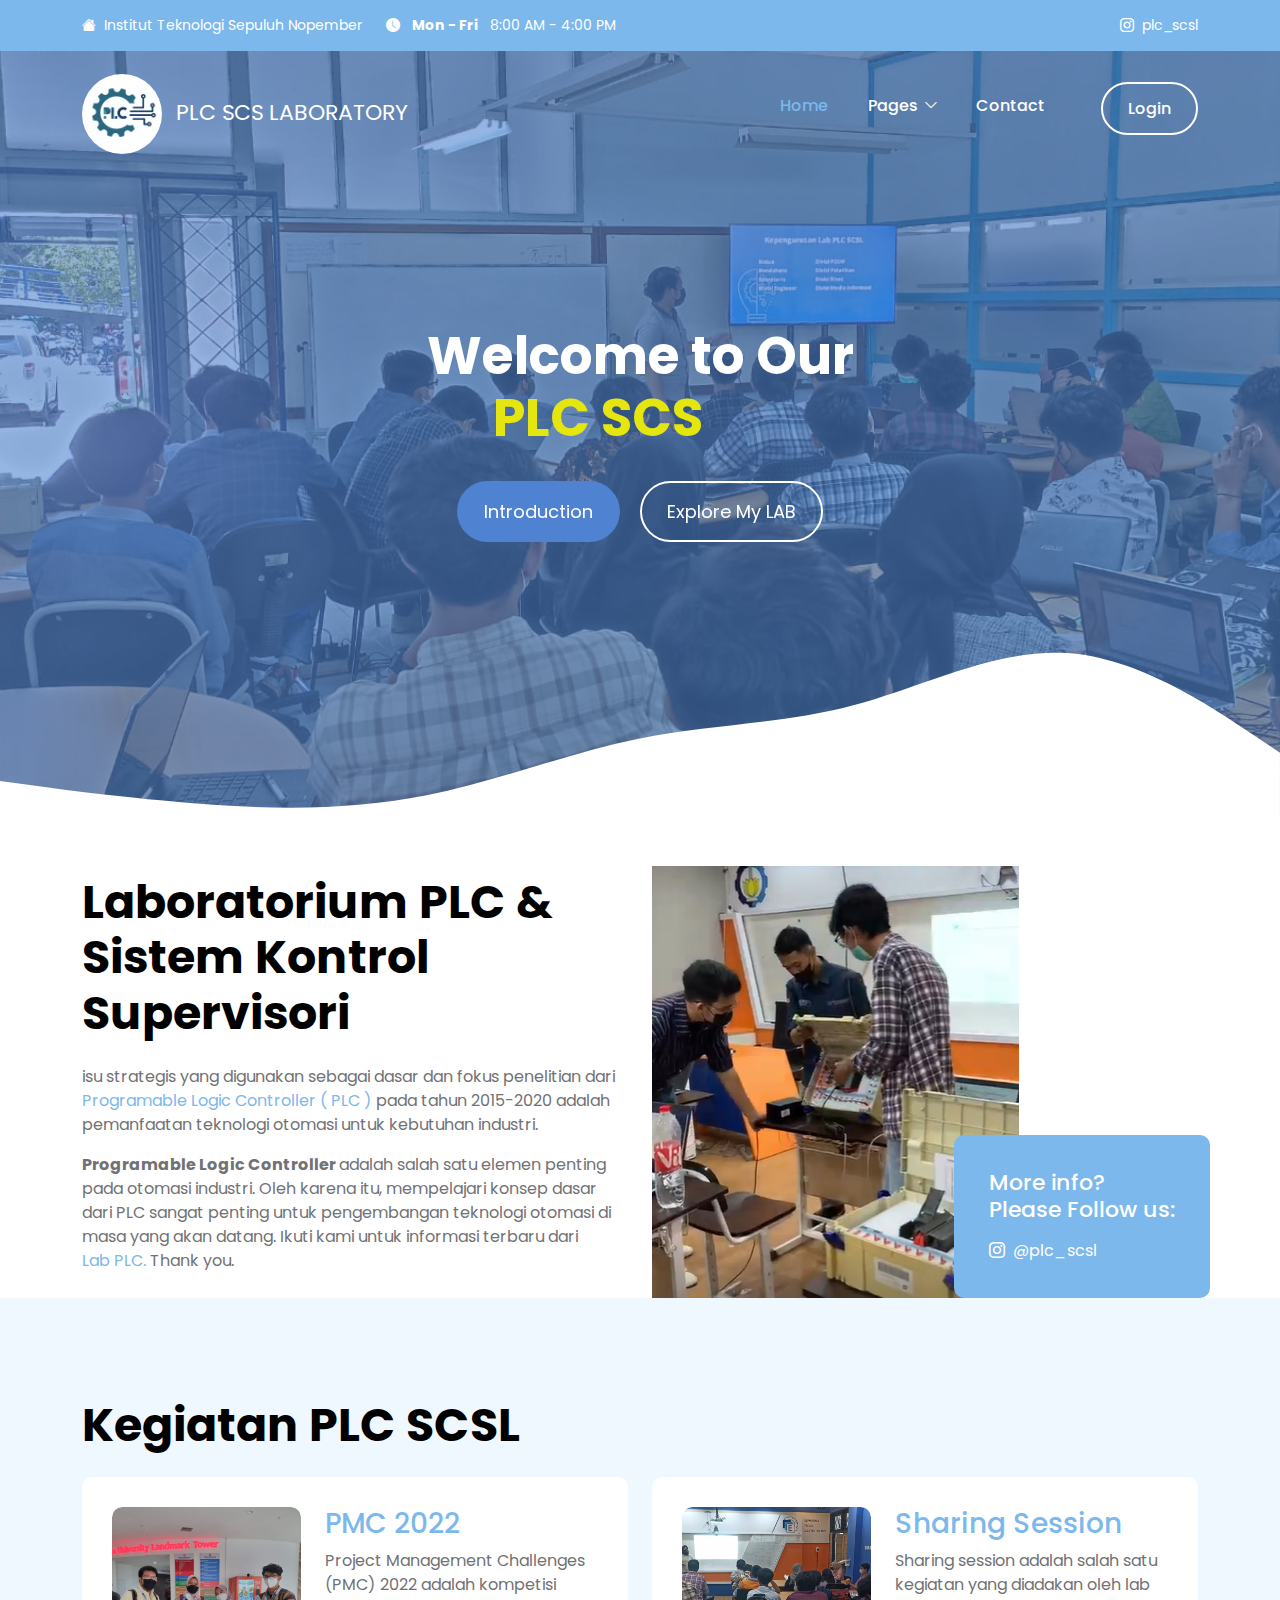
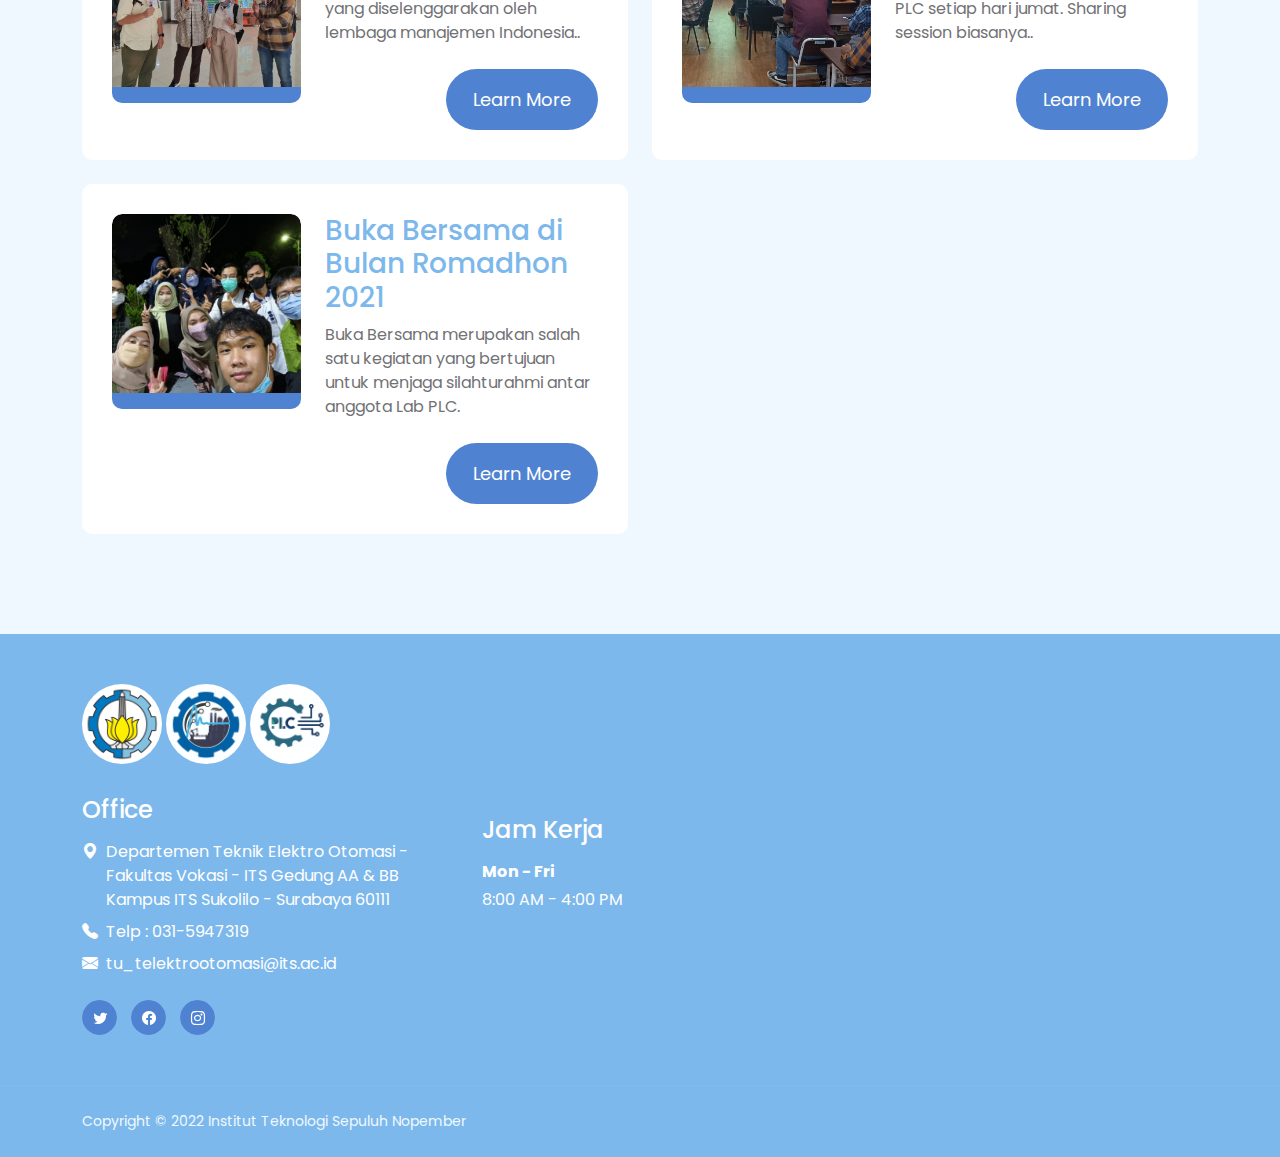
<file: index.html>
<!doctype html>
<html lang="en">
    <head>
        <meta charset="utf-8">
        <meta name="viewport" content="width=device-width, initial-scale=1">

        <meta name="description" content="">
        <meta name="author" content="">

        <title>PLC SCSL</title>

        <!-- CSS FILES -->        
        <link rel="preconnect" href="https://fonts.googleapis.com">
        
        <link rel="preconnect" href="https://fonts.gstatic.com" crossorigin>
        
        <link href="https://fonts.googleapis.com/css2?family=Poppins:ital,wght@0,400;0,500;0,700;1,400&display=swap" rel="stylesheet">

        <link href="css/bootstrap.min.css" rel="stylesheet">

        <link href="css/bootstrap-icons.css" rel="stylesheet">

        <link href="css/tooplate-PLC.css" rel="stylesheet">

<!--

Tooplate 2132 Clean Work

https://www.tooplate.com/view/2132-clean-work

Free Bootstrap 5 HTML Template

-->
    </head>
    
    <body>

        <header class="site-header">
            <div class="container">
                <div class="row">
                    
                    <div class="col-lg-12 col-12 d-flex flex-wrap">
                        <p class="d-flex me-4 mb-0">
                            <i class="bi-house-fill me-2"></i>
                            Institut Teknologi Sepuluh Nopember
                        </p>

                        <p class="d-flex d-lg-block d-md-block d-none me-4 mb-0">
                            <i class="bi-clock-fill me-2"></i>
                            <strong class="me-2">Mon - Fri</strong> 8:00 AM - 4:00 PM
                        </p>

                        <p class="site-header-icon-wrap text-white d-flex mb-0 ms-auto">
                            <i class="site-header-icon bi-instagram me-2"></i>

                            <a href="https://instagram.com/plc_scsl?igshid=MDM4ZDc5MmU=">
                                plc_scsl
                            </a>
                        </p>
                    </div>

                </div>
            </div>
        </header>

        <nav class="navbar navbar-expand-lg">
            <div class="container">
                <a class="navbar-brand" href="index.html">
                    <img src="images/logo.png" class="logo img-fluid" alt="">

                    <span class="ms-2">PLC SCS LABORATORY</span>
                </a>

                <button class="navbar-toggler" type="button" data-bs-toggle="collapse" data-bs-target="#navbarNav" aria-controls="navbarNav" aria-expanded="false" aria-label="Toggle navigation">
                    <span class="navbar-toggler-icon"></span>
                </button>

                <div class="collapse navbar-collapse" id="navbarNav">
                    <ul class="navbar-nav ms-auto">
                        <li class="nav-item">
                            <a class="nav-link active" href="index.html">Home</a>
                        </li>

                        <!-- <li class="nav-item">
                            <a class="nav-link" href="about.html">About Us</a>
                        </li> -->

                        <li class="nav-item dropdown">
                            <a class="nav-link dropdown-toggle" href="#section_5" id="navbarLightDropdownMenuLink" role="button" data-bs-toggle="dropdown" aria-expanded="false">Pages</a>

                            <ul class="dropdown-menu dropdown-menu-light" aria-labelledby="navbarLightDropdownMenuLink">
                                <li><a class="dropdown-item" href="services.html">Absence</a></li>

                                <li><a class="dropdown-item" href="coming-soon.html">Upload Tasks</a></li>

                                <li><a class="dropdown-item" href="page-404.html">Dosen</a></li>

                                <li><a class="dropdown-item" href="page-404.html">Mahasiswa Lab PLC</a></li>
                            </ul>
                        </li>

                        <li class="nav-item">
                            <a class="nav-link" href="contact.html">Contact</a>
                        </li>

                        <li class="nav-item ms-3">
                            <a class="nav-link custom-btn custom-border-btn custom-btn-bg-white btn" href="cobaan1.php">Login</a>
                        </li>
                    </ul>
                </div>
            </div>
        </nav>

        <main>

            <section class="hero-section hero-section-full-height d-flex justify-content-center align-items-center">
                <div class="section-overlay"></div>

                <div class="container">
                    <div class="row">

                        <div class="col-lg-7 col-12 text-center mx-auto">
                            <h1 class="cd-headline rotate-1 text-white mb-4 pb-2">
                                <span>Welcome to Our</span>
                                <span class="cd-words-wrapper">
                                    <b class="is-visible">PLC SCS</b>
                                    <b>Laboratory</b>
                                   
                                </span>
                            </h1>

                            <a class="custom-btn btn button button--atlas smoothscroll me-3" href="#intro-section">
                                <span>Introduction</span>

                                <div class="marquee" aria-hidden="true">
                                    <div class="marquee__inner">
                                        <span>Introduction</span>
                                        <span>Introduction</span>
                                        <span>Introduction</span>
                                        <span>Introduction</span>
                                    </div>
                                </div>
                            </a>

                            <a class="custom-btn custom-border-btn custom-btn-bg-white btn button button--pan smoothscroll" href="#services-section">
                                <span>Explore My LAB</span>
                            </a>
                        </div>

                    </div>
                </div>

                <svg xmlns="http://www.w3.org/2000/svg" viewBox="0 0 1440 320"><path fill="#ffffff" fill-opacity="1" d="M0,224L40,229.3C80,235,160,245,240,250.7C320,256,400,256,480,240C560,224,640,192,720,176C800,160,880,160,960,138.7C1040,117,1120,75,1200,80C1280,85,1360,139,1400,165.3L1440,192L1440,320L1400,320C1360,320,1280,320,1200,320C1120,320,1040,320,960,320C880,320,800,320,720,320C640,320,560,320,480,320C400,320,320,320,240,320C160,320,80,320,40,320L0,320Z"></path></svg>
            </section>


            <section class="intro-section" id="intro-section">
                <div class="container">
                    <div class="row justify-content-lg-center align-items-center">

                        <div class="col-lg-6 col-12">
                            <h2 class="mb-4">Laboratorium PLC &amp; <br> Sistem Kontrol Supervisori</h2>

                            <p>isu strategis yang digunakan sebagai dasar dan fokus penelitian dari<a href="#">Programable Logic Controller ( PLC )</a> pada tahun 2015-2020 adalah pemanfaatan teknologi otomasi untuk kebutuhan industri. </p>
                            <p> <strong>Programable Logic Controller </strong>adalah salah satu elemen penting pada otomasi industri. Oleh karena itu, mempelajari konsep dasar dari PLC sangat penting untuk pengembangan teknologi otomasi di masa yang akan datang. Ikuti kami untuk informasi terbaru dari<a href="https://www.tooplate.com/contact" target="_blank">Lab PLC. </a> Thank you.</p>
                        </div>

                        <div class="col-lg-6 col-12 custom-block-wrap">
                            <img src="images/Pelatihan-PLC.jpg" class="img-fluid">

                            <div class="custom-block d-flex flex-column">
                                <h6 class="text-white mb-3">More info? <br> Please Follow us:</h6>

                                <p class="d-flex mb-0">
                                    <i class="bi-instagram custom-icon me-2"></i>

                                    <a href="https://instagram.com/plc_scsl?igshid=MDM4ZDc5MmU=">
                                        @plc_scsl
                                    </a>
                                </p>
                            </div>
                        </div>

                    </div>
                </div>
            </section>


            <section class="services-section section-padding section-bg" id="services-section">                
                <div class="container">
                    <div class="row">

                        <div class="col-lg-12 col-12">
                            <h2 class="mb-4">Kegiatan PLC SCSL</h2>
                        </div>

                        <div class="col-lg-6 col-12">
                            <div class="services-thumb">
                                <div class="row">
                                    <div class="col-lg-5 col-md-5 col-12">
                                        <div class="services-image-wrap">
                                            <a href="services-detail.html">
                                                <img src="images/services/Kegiatan-PMC-Finalist1.jpeg" class="services-image img-fluid" alt="">
                                                <img src="images/services/Kegiatan-PMC-Finalist2.jpeg" class="services-image services-image-hover img-fluid" alt="">

                                                <div class="services-icon-wrap">
                                                    <!-- <div class="d-flex justify-content-between align-items-center">
                                                        <p class="text-white mb-0">
                                                            <i class="bi-cash me-2"></i>
                                                            $820
                                                        </p>

                                                        <p class="text-white mb-0">
                                                            <i class="bi-clock-fill me-2"></i>
                                                            5 hrs
                                                        </p>
                                                    </div>                                                     -->
                                                </div>
                                            </a>
                                        </div>
                                    </div>

                                    <div class="col-lg-7 col-md-7 col-12 d-flex align-items-center">
                                        <div class="services-info mt-4 mt-lg-0 mt-md-0">
                                            <h4 class="services-title mb-1 mb-lg-2">
                                                <a class="services-title-link" href="services-detail.html">PMC 2022</a>
                                            </h4>

                                            <p>Project Management Challenges (PMC) 2022 adalah kompetisi yang diselenggarakan oleh lembaga manajemen Indonesia..</p>

                                            <div class="d-flex flex-wrap align-items-center">
                                                <!-- <div class="reviews-icons">
                                                    <i class="bi-star-fill"></i>
                                                    <i class="bi-star-fill"></i>
                                                    <i class="bi-star-fill"></i>
                                                    <i class="bi-star"></i>
                                                    <i class="bi-star"></i>
                                                </div> -->

                                                <a href="services-detail.html" class="custom-btn btn button button--atlas mt-2 ms-auto">
                                                    <span>Learn More</span>

                                                    <div class="marquee" aria-hidden="true">
                                                        <div class="marquee__inner">
                                                            <span>Learn More</span>
                                                            <span>Learn More</span>
                                                            <span>Learn More</span>
                                                            <span>Learn More</span>
                                                        </div>
                                                    </div>
                                                </a>
                                            </div>
                                        </div>
                                    </div>
                                </div>
                            </div>
                        </div>

                        <div class="col-lg-6 col-12">
                            <div class="services-thumb">
                                <div class="row">
                                    <div class="col-lg-5 col-md-5 col-12">
                                        <div class="services-image-wrap">
                                            <a href="services-detail.html">
                                                <img src="images/services/sharingsession2.jpeg" class="services-image img-fluid" alt="">
                                                <img src="images/services/sharingsession1.jpeg" class="services-image services-image-hover img-fluid" alt="">

                                                <div class="services-icon-wrap">
                                                    <!-- <div class="d-flex justify-content-between align-items-center">
                                                        <p class="text-white mb-0">
                                                            <i class="bi-cash me-2"></i>
                                                            $640
                                                        </p>

                                                        <p class="text-white mb-0">
                                                            <i class="bi-clock-fill me-2"></i>
                                                            4 hrs
                                                        </p>
                                                    </div>                                                     -->
                                                </div>
                                            </a>
                                        </div>
                                    </div>

                                    <div class="col-lg-7 col-md-7 col-12 d-flex align-items-center">
                                        <div class="services-info mt-4 mt-lg-0 mt-md-0">
                                            <h4 class="services-title mb-1 mb-lg-2">
                                                <a class="services-title-link" href="services-detail.html">Sharing Session</a>
                                            </h4>

                                            <p>Sharing session adalah salah satu kegiatan yang diadakan oleh lab PLC setiap hari jumat. Sharing session biasanya..</p>

                                            <div class="d-flex flex-wrap align-items-center">
                                                <!-- <div class="reviews-icons">
                                                    <i class="bi-star-fill"></i>
                                                    <i class="bi-star-fill"></i>
                                                    <i class="bi-star-fill"></i>
                                                    <i class="bi-star-fill"></i>
                                                    <i class="bi-star-fill"></i>
                                                </div> -->

                                                <a href="services-detail.html" class="custom-btn btn button button--atlas mt-2 ms-auto">
                                                    <span>Learn More</span>

                                                    <div class="marquee" aria-hidden="true">
                                                        <div class="marquee__inner">
                                                            <span>Learn More</span>
                                                            <span>Learn More</span>
                                                            <span>Learn More</span>
                                                            <span>Learn More</span>
                                                        </div>
                                                    </div>
                                                </a>
                                            </div>
                                        </div>
                                    </div>
                                </div>
                            </div>
                        </div>

                        <div class="col-lg-6 col-12">
                            <div class="services-thumb mb-lg-0">
                                <div class="row">
                                    <div class="col-lg-5 col-md-5 col-12">
                                        <div class="services-image-wrap">
                                            <a href="services-detail.html">
                                                <img src="images/services/bukber1.jpeg" class="services-image img-fluid" alt="">
                                                <img src="images/services/bukber2.jpeg" class="services-image services-image-hover img-fluid" alt="">

                                                <div class="services-icon-wrap">
                                                    <!-- <div class="d-flex justify-content-between align-items-center">
                                                        <p class="text-white mb-0">
                                                            <i class="bi-cash me-2"></i>
                                                            $240
                                                        </p>

                                                        <p class="text-white mb-0">
                                                            <i class="bi-clock-fill me-2"></i>
                                                            2 hrs
                                                        </p>
                                                    </div>                                                     -->
                                                </div>
                                            </a>
                                        </div>
                                    </div>

                                    <div class="col-lg-7 col-md-7 col-12 d-flex align-items-center">
                                        <div class="services-info mt-4 mt-lg-0 mt-md-0">
                                            <h4 class="services-title mb-1 mb-lg-2">
                                                <a class="services-title-link" href="services-detail.html">Buka Bersama di Bulan Romadhon 2021</a>
                                            </h4>

                                            <p>Buka Bersama merupakan salah satu kegiatan yang bertujuan untuk menjaga silahturahmi antar anggota Lab PLC.</p>

                                            <div class="d-flex flex-wrap align-items-center">
                                                <!-- <div class="reviews-icons">
                                                    <i class="bi-star-fill"></i>
                                                    <i class="bi-star-fill"></i>
                                                    <i class="bi-star-fill"></i>
                                                    <i class="bi-star-fill"></i>
                                                    <i class="bi-star-fill"></i>
                                                </div> -->

                                                <a href="services-detail.html" class="custom-btn btn button button--atlas mt-2 ms-auto">
                                                    <span>Learn More</span>

                                                    <div class="marquee" aria-hidden="true">
                                                        <div class="marquee__inner">
                                                            <span>Learn More</span>
                                                            <span>Learn More</span>
                                                            <span>Learn More</span>
                                                            <span>Learn More</span>
                                                        </div>
                                                    </div>
                                                </a>
                                            </div>
                                        </div>
                                    </div>
                                </div>
                            </div>
                        </div>

                        <!-- <div class="col-lg-6 col-12">
                            <div class="services-thumb mb-lg-0">
                                <div class="row">
                                    <div class="col-lg-5 col-md-5 col-12">
                                        <div class="services-image-wrap">
                                            <a href="services-detail.html">
                                                <img src="images/services/professional-industrial-cleaner-protective-uniform-cleaning-floor-food-processing-plant.jpg" class="services-image img-fluid" alt="">
                                                <img src="images/services/close-up-mop-cleaning-industrial-plant-floor.jpg" class="services-image services-image-hover img-fluid" alt="">

                                                <div class="services-icon-wrap">
                                                    <div class="d-flex justify-content-between align-items-center">
                                                        <p class="text-white mb-0">
                                                            <i class="bi-cash me-2"></i>
                                                            $6,800
                                                        </p>

                                                        <p class="text-white mb-0">
                                                            <i class="bi-clock-fill me-2"></i>
                                                            30 hrs
                                                        </p>
                                                    </div>                                                    
                                                </div>
                                            </a>
                                        </div>
                                    </div>

                                    <div class="col-lg-7 col-md-7 col-12 d-flex align-items-center">
                                        <div class="services-info mt-4 mt-lg-0 mt-md-0">
                                            <h4 class="services-title mb-1 mb-lg-2">
                                                <a class="services-title-link" href="services-detail.html">Factory Cleaning</a>
                                            </h4>

                                            <p>Best Cleaning Service Provider Ipsum dolor sit consectetur kengan</p>

                                            <div class="d-flex flex-wrap align-items-center">
                                                <div class="reviews-icons">
                                                    <i class="bi-star-fill"></i>
                                                    <i class="bi-star-fill"></i>
                                                    <i class="bi-star-fill"></i>
                                                    <i class="bi-star-fill"></i>
                                                    <i class="bi-star"></i>
                                                </div>

                                                <a href="services-detail.html" class="custom-btn btn button button--atlas mt-2 ms-auto">
                                                    <span>Learn More</span>

                                                    <div class="marquee" aria-hidden="true">
                                                        <div class="marquee__inner">
                                                            <span>Learn More</span>
                                                            <span>Learn More</span>
                                                            <span>Learn More</span>
                                                            <span>Learn More</span>
                                                        </div>
                                                    </div>
                                                </a>
                                            </div>
                                        </div>
                                    </div>
                                </div>
                            </div>
                        </div> -->

                    </div>
                </div>
            </section>


            <!-- <section class="testimonial-section section-padding section-bg">
                <div class="section-overlay"></div>

                <div class="container">
                    <div class="row">

                        <div class="col-lg-12 col-12 text-center">
                            <h2 class="text-white mb-4">Happy Customers</h2>
                        </div>

                        <div class="col-lg-4 col-12">
                            <div class="featured-block">
                                <div class="d-flex align-items-center mb-3">
                                    <img src="images/avatar/happy-customer-01.jpg" class="avatar-image img-fluid">

                                    <div class="ms-3">
                                        <h4 class="mb-0">Marie</h4>

                                        <div class="reviews-icons mb-1">
                                            <i class="bi-star-fill"></i>
                                            <i class="bi-star-fill"></i>
                                            <i class="bi-star-fill"></i>
                                            <i class="bi-star-fill"></i>
                                            <i class="bi-star"></i>
                                        </div>
                                    </div>
                                </div>

                                <p class="mb-0">Best Cleaning Service Provider Ipsum dolor sit consectetur kengan</p>
                            </div>

                            <div class="featured-block mb-lg-0">
                                <div class="d-flex align-items-center mb-3">
                                    <img src="images/avatar/happy-customer-02.jpg" class="avatar-image img-fluid">

                                    <div class="ms-3">
                                        <h4 class="mb-0">Nana</h4>

                                        <div class="reviews-icons mb-1">
                                            <i class="bi-star-fill"></i>
                                            <i class="bi-star-fill"></i>
                                            <i class="bi-star-fill"></i>
                                            <i class="bi-star-fill"></i>
                                            <i class="bi-star"></i>
                                        </div>
                                    </div>
                                </div>

                                <p class="mb-0">Lorem ipsum dolor sit amet, consectetur adipiscing elit, sed do eiusmod tempor incididunt ut labore et dolore.</p>
                            </div>
                        </div>

                        <div class="col-lg-4 col-12">
                            <div class="featured-block">
                                <div class="d-flex align-items-center mb-3">
                                    <img src="images/avatar/happy-customer-03.jpg" class="avatar-image img-fluid">

                                    <div class="ms-3">
                                        <h4 class="mb-0">Elon</h4>

                                        <div class="reviews-icons mb-1">
                                            <i class="bi-star-fill"></i>
                                            <i class="bi-star-fill"></i>
                                            <i class="bi-star-fill"></i>
                                            <i class="bi-star-fill"></i>
                                            <i class="bi-star-fill"></i>
                                        </div>
                                    </div>
                                </div>

                                <p class="mb-0">Lorem ipsum dolor sit amet, consectetur adipiscing elit, sed do eiusmod tempor incididunt ut labore et dolore.</p>
                            </div>

                            <div class="featured-block mb-lg-0">
                                <div class="d-flex align-items-center mb-3">
                                    <img src="images/avatar/happy-customer-04.jpg" class="avatar-image img-fluid">

                                    <div class="ms-3">
                                        <h4 class="mb-0">Josh</h4>

                                        <div class="reviews-icons mb-1">
                                            <i class="bi-star-fill"></i>
                                            <i class="bi-star-fill"></i>
                                            <i class="bi-star-fill"></i>
                                            <i class="bi-star"></i>
                                            <i class="bi-star"></i>
                                        </div>
                                    </div>
                                </div>

                                <p class="mb-0">Lorem ipsum dolor sit amet, consectetur adipiscing elit, sed do eiusmod tempor.</p>
                            </div>
                        </div>

                        <div class="col-lg-4 col-12">
                            <div class="featured-block">
                                <div class="d-flex align-items-center mb-3">
                                    <img src="images/avatar/happy-customer-05.jpg" class="avatar-image img-fluid">

                                    <div class="ms-3">
                                        <h4 class="mb-0">Katie</h4>

                                        <div class="reviews-icons mb-1">
                                            <i class="bi-star-fill"></i>
                                            <i class="bi-star-fill"></i>
                                            <i class="bi-star-fill"></i>
                                            <i class="bi-star-fill"></i>
                                            <i class="bi-star-fill"></i>
                                        </div>
                                    </div>
                                </div>

                                <p class="mb-0">Lorem ipsum dolor sit amet, consectetur adipiscing elit, sed do eiusmod tempor incididunt ut labore et dolore.</p>
                            </div>

                            <div class="featured-block mb-lg-0">
                                <div class="d-flex align-items-center mb-3">
                                    <img src="images/avatar/happy-customer-06.jpg" class="avatar-image img-fluid">

                                    <div class="ms-3">
                                        <h4 class="mb-0">Shai</h4>

                                        <div class="reviews-icons mb-1">
                                            <i class="bi-star-fill"></i>
                                            <i class="bi-star-fill"></i>
                                            <i class="bi-star-fill"></i>
                                            <i class="bi-star"></i>
                                            <i class="bi-star"></i>
                                        </div>
                                    </div>
                                </div>

                                <p class="mb-0">Lorem ipsum dolor sit amet, consectetur adipiscing elit, sed do eiusmod tempor.</p>
                            </div>
                        </div>

                    </div>
                </div>
            </section> -->


            <!-- <section class="partners-section">
                <div class="container">
                    <div class="row justify-content-center align-items-center">

                        <div class="col-lg-12 col-12">
                            <h4 class="partners-section-title bg-white shadow-lg">Trusted by companies</h4>
                        </div>

                        <div class="col-lg-2 col-md-4 col-6">
                            <img src="images/partners/toprak-leasing.svg" class="partners-image img-fluid">
                        </div>

                        <div class="col-lg-2 col-md-4 col-6">
                            <img src="images/partners/glorix.svg" class="partners-image img-fluid">
                        </div>

                        <div class="col-lg-2 col-md-4 col-6">
                            <img src="images/partners/woocommerce.svg" class="partners-image img-fluid">
                        </div>

                        <div class="col-lg-2 col-md-4 col-6">
                            <img src="images/partners/rolf-leasing.svg" class="partners-image img-fluid">
                        </div>

                        <div class="col-lg-2 col-md-4 col-6">
                            <img src="images/partners/unilabs.svg" class="partners-image img-fluid">
                        </div>

                    </div>
                </div>
            </section> -->
        </main>


        <footer class="site-footer">
            <div class="container">
                <div class="row">

                    <div class="col-lg-12 col-12 d-flex align-items-center mb-4 pb-2">
                        <div>
                            <img src="images/logo-its.jpg" class="logo img-fluid" alt="">
                            <img src="images/logo-dteo.jpg" class="logo img-fluid" alt="">
                            <img src="images/logo.png" class="logo img-fluid" alt="">
                        </div>

                        <!-- <ul class="footer-menu d-flex flex-wrap ms-5">
                            <li class="footer-menu-item"><a href="#" class="footer-menu-link">About Us</a></li>

                            <li class="footer-menu-item"><a href="#" class="footer-menu-link">Blog</a></li>

                            <li class="footer-menu-item"><a href="#" class="footer-menu-link">Reviews</a></li>

                            <li class="footer-menu-item"><a href="#" class="footer-menu-link">Contact</a></li>
                        </ul> -->
                    </div>

                    <!-- <div class="col-lg-5 col-12 mb-4 mb-lg-0">
                        <h5 class="site-footer-title mb-3">Our Services</h5>

                        <ul class="footer-menu">
                            <li class="footer-menu-item">
                                <a href="#" class="footer-menu-link">
                                    <i class="bi-chevron-double-right footer-menu-link-icon me-2"></i>
                                    House Cleaning
                                </a>
                            </li>

                            <li class="footer-menu-item">
                                <a href="#" class="footer-menu-link">
                                    <i class="bi-chevron-double-right footer-menu-link-icon me-2"></i>
                                    Car Washing
                                </a>
                            </li>

                            <li class="footer-menu-item">
                                <a href="#" class="footer-menu-link">
                                    <i class="bi-chevron-double-right footer-menu-link-icon me-2"></i>
                                    Laundry
                                </a>
                            </li>

                            <li class="footer-menu-item">
                                <a href="#" class="footer-menu-link">
                                    <i class="bi-chevron-double-right footer-menu-link-icon me-2"></i>
                                    Office Cleaning
                                </a>
                            </li>

                            <li class="footer-menu-item">
                                <a href="#" class="footer-menu-link">
                                    <i class="bi-chevron-double-right footer-menu-link-icon me-2"></i>
                                    Toilet Cleaning
                                </a>
                            </li>
                        </ul>
                    </div> -->

                    <div class="col-lg-4 col-md-6 col-12 mb-4 mb-lg-0 mb-md-0">
                        <h5 class="site-footer-title mb-3">Office</h5>

                        <p class="text-white d-flex mt-3 mb-2">
                            <i class="bi-geo-alt-fill me-2"></i>
                            Departemen Teknik Elektro Otomasi - Fakultas Vokasi - ITS
                            Gedung AA & BB Kampus ITS Sukolilo - Surabaya 60111
                        </p>

                        <p class="text-white d-flex mb-2">
                            <i class="bi-telephone-fill me-2"></i>

                            <a href="tel: 031-5947319" class="site-footer-link">
                                Telp : 031-5947319
                            </a>
                        </p>

                        <p class="text-white d-flex">
                            <i class="bi-envelope-fill me-2"></i>

                            <a href="tu_telektrootomasi@its.ac.id" class="site-footer-link">
                                tu_telektrootomasi@its.ac.id
                            </a>
                        </p>

                        <ul class="social-icon mt-4">
                            <li class="social-icon-item">
                                <a href="#" class="social-icon-link button button--skoll">
                                    <span></span>
                                    <span class="bi-twitter"></span>
                                </a>
                            </li>

                            <li class="social-icon-item">
                                <a href="#" class="social-icon-link button button--skoll">
                                    <span></span>
                                    <span class="bi-facebook"></span>
                                </a>
                            </li>

                            <li class="social-icon-item">
                                <a href="#" class="social-icon-link button button--skoll">
                                    <span></span>
                                    <span class="bi-instagram"></span>
                                </a>
                            </li>
                        </ul>
                    </div>

                    <div class="col-lg-3 col-md-6 col-6 mt-3 mt-lg-0 mt-md-0">
                        <div class="featured-block">
                            <h5 class="text-white mb-3">Jam Kerja</h5>

                            <strong class="d-block text-white mb-1">Mon - Fri</strong>

                            <p class="text-white mb-3">8:00 AM - 4:00 PM</p>

                            <!-- <strong class="d-block text-white mb-1">Sat</strong>

                            <p class="text-white mb-0">6:00 AM - 2:30 PM</p> -->
                        </div>
                    </div>
                </div>
            </div>

            <div class="site-footer-bottom">
                <div class="container">
                    <div class="row">

                        <div class="col-lg-6 col-12">
                            <p class="copyright-text mb-0">Copyright © 2022 Institut Teknologi Sepuluh Nopember</p>
                        </div>
                        
                        <!-- <div class="col-lg-6 col-12 text-end">
                            <p class="copyright-text mb-0">
                            // Designed by <a href="https://www.tooplate.com" target="_parent">Tooplate</a> //</p>
                        </div> -->
                        
                    </div>
                </div>
            </div>
        </footer>

        <!-- JAVASCRIPT FILES -->
        <script src="js/jquery.min.js"></script>
        <script src="js/bootstrap.min.js"></script>
        <script src="js/jquery.backstretch.min.js"></script>
        <script src="js/counter.js"></script>
        <script src="js/countdown.js"></script>
        <script src="js/init.js"></script>
        <script src="js/modernizr.js"></script>
        <script src="js/animated-headline.js"></script>
        <script src="js/custom.js"></script>

    </body>
</html>
</file>
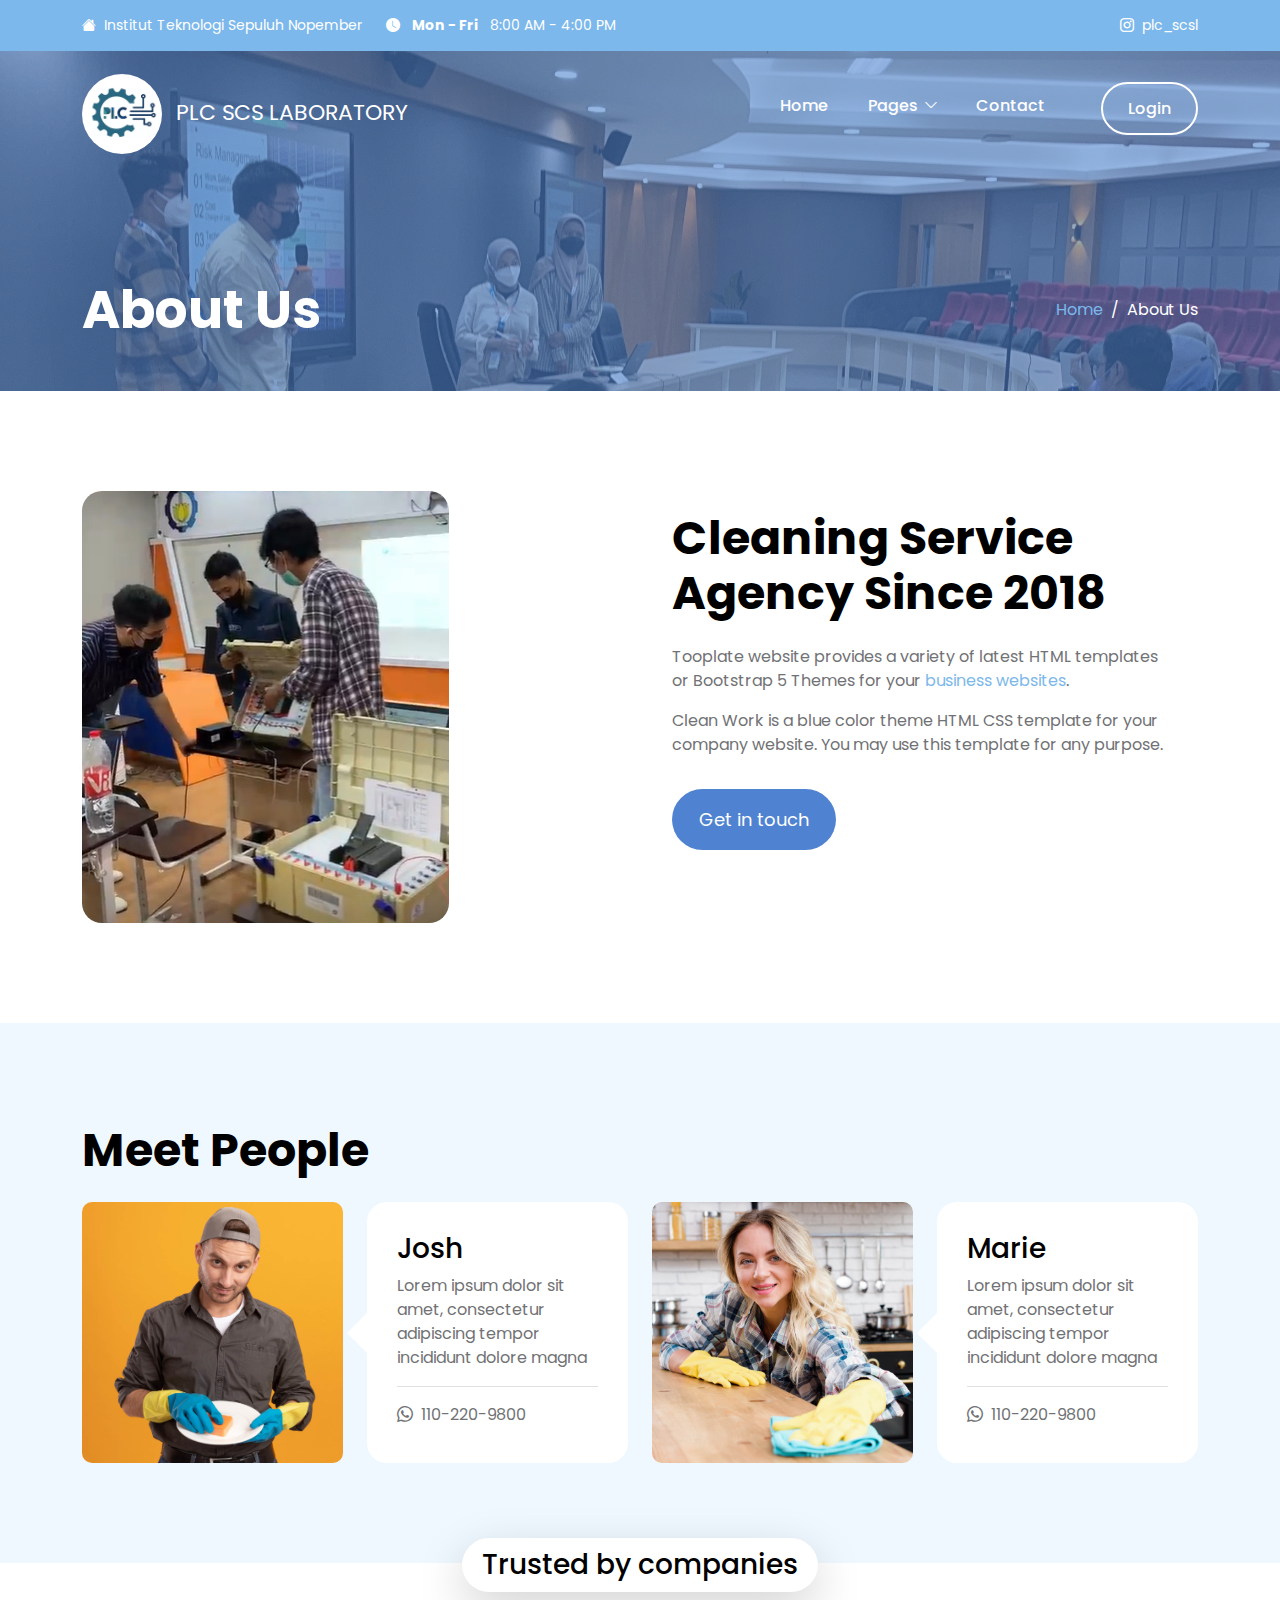
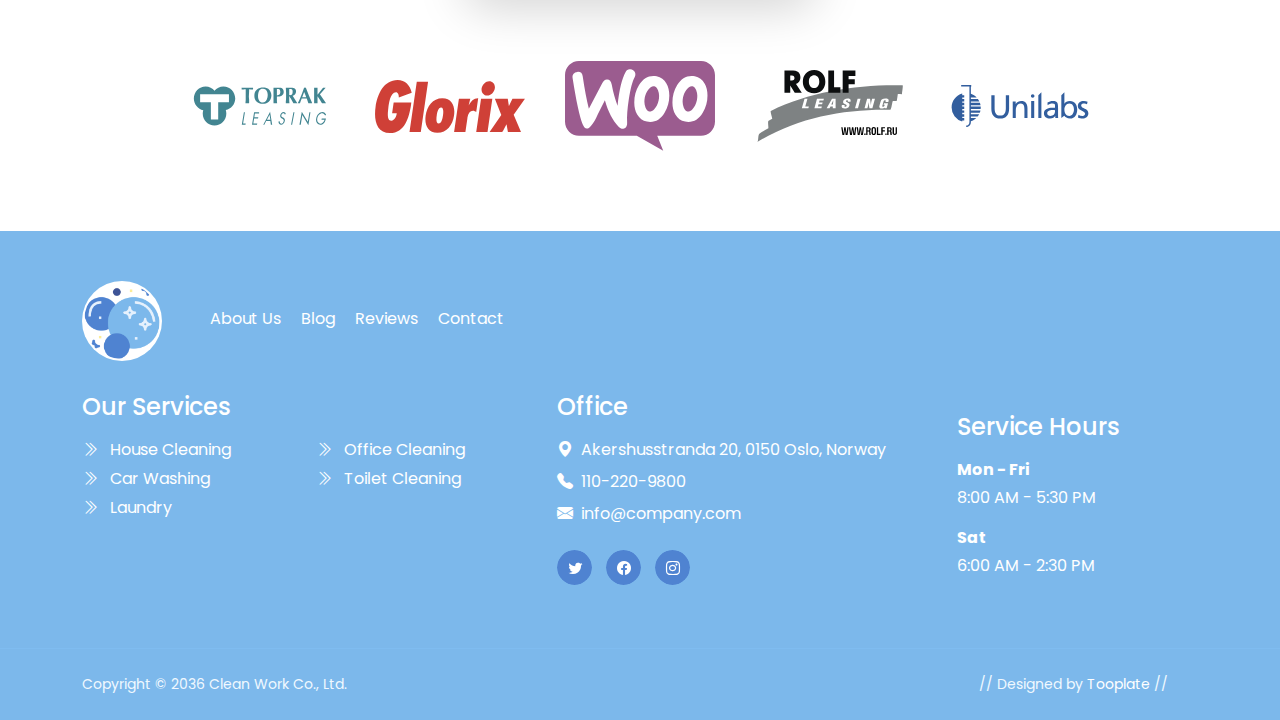
<file: about.html>
<!doctype html>
<html lang="en">
    <head>
        <meta charset="utf-8">
        <meta name="viewport" content="width=device-width, initial-scale=1">

        <meta name="description" content="">
        <meta name="author" content="">

        <title>PLC SCSL</title>

        <!-- CSS FILES -->        
        <link rel="preconnect" href="https://fonts.googleapis.com">
        
        <link rel="preconnect" href="https://fonts.gstatic.com" crossorigin>
        
        <link href="https://fonts.googleapis.com/css2?family=Poppins:ital,wght@0,400;0,500;0,700;1,400&display=swap" rel="stylesheet">

        <link href="css/bootstrap.min.css" rel="stylesheet">

        <link href="css/bootstrap-icons.css" rel="stylesheet">

        <link href="css/tooplate-PLC.css" rel="stylesheet">
<!--

Tooplate 2132 Clean Work

https://www.tooplate.com/view/2132-clean-work

Free Bootstrap 5 HTML Template

-->
    </head>
    
    <body>

        <header class="site-header">
            <div class="container">
                <div class="row">
                    
                    <div class="col-lg-12 col-12 d-flex flex-wrap">
                        <p class="d-flex me-4 mb-0">
                            <i class="bi-house-fill me-2"></i>
                            Institut Teknologi Sepuluh Nopember
                        </p>

                        <p class="d-flex d-lg-block d-md-block d-none me-4 mb-0">
                            <i class="bi-clock-fill me-2"></i>
                            <strong class="me-2">Mon - Fri</strong> 8:00 AM - 4:00 PM
                        </p>

                        <p class="site-header-icon-wrap text-white d-flex mb-0 ms-auto">
                            <i class="site-header-icon bi-instagram me-2"></i>

                            <a href="https://instagram.com/plc_scsl?igshid=MDM4ZDc5MmU=">
                                plc_scsl
                            </a>
                        </p>
                    </div>

                </div>
            </div>
        </header>

        <nav class="navbar navbar-expand-lg">
            <div class="container">
                <a class="navbar-brand" href="index.html">
                    <img src="images/logo.png" class="logo img-fluid" alt="">

                    <span class="ms-2">PLC SCS LABORATORY</span>
                </a>

                <button class="navbar-toggler" type="button" data-bs-toggle="collapse" data-bs-target="#navbarNav" aria-controls="navbarNav" aria-expanded="false" aria-label="Toggle navigation">
                    <span class="navbar-toggler-icon"></span>
                </button>

                <div class="collapse navbar-collapse" id="navbarNav">
                    <ul class="navbar-nav ms-auto">
                        <li class="nav-item">
                            <a class="nav-link" href="index.html">Home</a>
                        </li>

                        <!-- <li class="nav-item">
                            <a class="nav-link active" href="about.html">About Us</a>
                        </li> -->

                        <li class="nav-item dropdown">
                            <a class="nav-link dropdown-toggle" href="#section_5" id="navbarLightDropdownMenuLink" role="button" data-bs-toggle="dropdown" aria-expanded="false">Pages</a>

                            <ul class="dropdown-menu dropdown-menu-light" aria-labelledby="navbarLightDropdownMenuLink">
                                <li><a class="dropdown-item" href="services.html">Absence</a></li>

                                <li><a class="dropdown-item" href="coming-soon.html">Upload Tasks</a></li>

                                <li><a class="dropdown-item" href="page-404.html">Dosen</a></li>

                                <li><a class="dropdown-item" href="page-404.html">Mahasiswa</a></li>
                            </ul>
                        </li>

                        <li class="nav-item">
                            <a class="nav-link" href="contact.html">Contact</a>
                        </li>

                        <li class="nav-item ms-3">
                            <a class="nav-link custom-btn custom-border-btn custom-btn-bg-white btn" href="#">Login</a>
                        </li>
                    </ul>
                </div>
            </div>
        </nav>

        <main>

            <section class="banner-section d-flex justify-content-center align-items-end">
                <div class="section-overlay"></div>

                <div class="container">
                    <div class="row">

                        <div class="col-lg-7 col-12">
                            <h1 class="text-white mb-lg-0">About Us</h1>
                        </div>

                        <div class="col-lg-4 col-12 d-flex justify-content-lg-end align-items-center ms-auto">
                            <nav aria-label="breadcrumb">
                                <ol class="breadcrumb justify-content-center">
                                    <li class="breadcrumb-item"><a href="index.html">Home</a></li>

                                    <li class="breadcrumb-item active" aria-current="page">About Us</li>
                                </ol>
                            </nav>
                        </div>

                    </div>
                </div>
            </section>
         

            <section class="section-padding">
                <div class="container">
                    <div class="row">

                        <div class="col-lg-6 col-12">
                            <img src="images/Pelatihan-PLC.jpg" class="featured-image img-fluid">
                        </div>

                        <div class="col-lg-6 col-12">
                            <div class="featured-block">
                                <h2 class="mb-4">Cleaning Service Agency Since 2018</h2>

                                <p>Tooplate website provides a variety of latest HTML templates or Bootstrap 5 Themes for your <a href="#">business websites</a>.</p>

                                <p>Clean Work is a blue color theme HTML CSS template for your company website. You may use this template for any purpose.</p>

                                <a class="custom-btn btn button button--atlas mt-3" href="contact.html">
                                    <span>Get in touch</span>
    
                                    <div class="marquee" aria-hidden="true">
                                        <div class="marquee__inner">
                                            <span>Get in touch</span>
                                            <span>Get in touch</span>
                                            <span>Get in touch</span>
                                            <span>Get in touch</span>
                                        </div>
                                    </div>
                                </a>
                            </div>
                        </div>

                    </div>
                </div>
            </section>


            <section class="team-section section-padding section-bg">
                <div class="container">
                    <div class="row">

                        <div class="col-lg-12 col-12">
                            <h2 class="mb-4">Meet People</h2>
                        </div>

                        <div class="col-lg-3 col-md-6 col-12 mb-lg-0 mb-md-5">
                            <img src="images/teams/young-cleaning-man-wearing-casual-clothes.jpg" class="team-image img-fluid">
                        </div>

                        <div class="col-lg-3 col-md-6 col-12 d-flex justify-content-lg-center mt-4 mt-lg-0 mt-md-0 mb-5 mb-lg-0">
                            <div class="team-info mx-auto mx-lg-0">
                                <h4 class="mb-2">Josh</h4>

                                <p>Lorem ipsum dolor sit amet, consectetur adipiscing tempor incididunt dolore magna</p>

                                <div class="border-top mt-3 pt-3">
                                    <p class="d-flex mb-0">
                                        <i class="bi-whatsapp me-2"></i>

                                        <a href="tel: 110-220-9800">
                                            110-220-9800
                                        </a>
                                    </p>
                                </div>
                            </div>
                        </div>

                        <div class="col-lg-3 col-md-6 col-12">
                            <img src="images/teams/happy-young-woman-wiping-kitchen-counter-wearing-yellow-gloves.jpg" class="team-image img-fluid">
                        </div>

                        <div class="col-lg-3 col-md-6 col-12 d-flex justify-content-lg-center mt-4 mt-lg-0 mt-md-0">
                            <div class="team-info mx-auto mx-lg-0">
                                <h4 class="mb-2">Marie</h4>

                                <p>Lorem ipsum dolor sit amet, consectetur adipiscing tempor incididunt dolore magna</p>

                                <div class="border-top mt-3 pt-3">
                                    <p class="d-flex mb-0">
                                        <i class="bi-whatsapp me-2"></i>

                                        <a href="tel: 110-220-9800">
                                            110-220-9800
                                        </a>
                                    </p>
                                </div>
                            </div>
                        </div>

                    </div>
                </div>
            </section>


            <section class="partners-section">
                <div class="container">
                    <div class="row justify-content-center align-items-center">

                        <div class="col-lg-12 col-12">
                            <h4 class="partners-section-title bg-white shadow-lg">Trusted by companies</h4>
                        </div>

                        <div class="col-lg-2 col-md-4 col-6">
                            <img src="images/partners/toprak-leasing.svg" class="partners-image img-fluid">
                        </div>

                        <div class="col-lg-2 col-md-4 col-6">
                            <img src="images/partners/glorix.svg" class="partners-image img-fluid">
                        </div>

                        <div class="col-lg-2 col-md-4 col-6">
                            <img src="images/partners/woocommerce.svg" class="partners-image img-fluid">
                        </div>

                        <div class="col-lg-2 col-md-4 col-6">
                            <img src="images/partners/rolf-leasing.svg" class="partners-image img-fluid">
                        </div>

                        <div class="col-lg-2 col-md-4 col-6">
                            <img src="images/partners/unilabs.svg" class="partners-image img-fluid">
                        </div>

                    </div>
                </div>
            </section>
        </main>

        <footer class="site-footer">
            <div class="container">
                <div class="row">

                    <div class="col-lg-12 col-12 d-flex align-items-center mb-4 pb-2">
                        <div>
                            <img src="images/bubbles.png" class="logo img-fluid" alt="">
                        </div>

                        <ul class="footer-menu d-flex flex-wrap ms-5">
                            <li class="footer-menu-item"><a href="#" class="footer-menu-link">About Us</a></li>

                            <li class="footer-menu-item"><a href="#" class="footer-menu-link">Blog</a></li>

                            <li class="footer-menu-item"><a href="#" class="footer-menu-link">Reviews</a></li>

                            <li class="footer-menu-item"><a href="#" class="footer-menu-link">Contact</a></li>
                        </ul>
                    </div>

                    <div class="col-lg-5 col-12 mb-4 mb-lg-0">
                        <h5 class="site-footer-title mb-3">Our Services</h5>

                        <ul class="footer-menu">
                            <li class="footer-menu-item">
                                <a href="#" class="footer-menu-link">
                                    <i class="bi-chevron-double-right footer-menu-link-icon me-2"></i>
                                    House Cleaning
                                </a>
                            </li>

                            <li class="footer-menu-item">
                                <a href="#" class="footer-menu-link">
                                    <i class="bi-chevron-double-right footer-menu-link-icon me-2"></i>
                                    Car Washing
                                </a>
                            </li>

                            <li class="footer-menu-item">
                                <a href="#" class="footer-menu-link">
                                    <i class="bi-chevron-double-right footer-menu-link-icon me-2"></i>
                                    Laundry
                                </a>
                            </li>

                            <li class="footer-menu-item">
                                <a href="#" class="footer-menu-link">
                                    <i class="bi-chevron-double-right footer-menu-link-icon me-2"></i>
                                    Office Cleaning
                                </a>
                            </li>

                            <li class="footer-menu-item">
                                <a href="#" class="footer-menu-link">
                                    <i class="bi-chevron-double-right footer-menu-link-icon me-2"></i>
                                    Toilet Cleaning
                                </a>
                            </li>
                        </ul>
                    </div>

                    <div class="col-lg-4 col-md-6 col-12 mb-4 mb-lg-0 mb-md-0">
                        <h5 class="site-footer-title mb-3">Office</h5>

                        <p class="text-white d-flex mt-3 mb-2">
                            <i class="bi-geo-alt-fill me-2"></i>
                            Akershusstranda 20, 0150 Oslo, Norway
                        </p>

                        <p class="text-white d-flex mb-2">
                            <i class="bi-telephone-fill me-2"></i>

                            <a href="tel: 110-220-9800" class="site-footer-link">
                                110-220-9800
                            </a>
                        </p>

                        <p class="text-white d-flex">
                            <i class="bi-envelope-fill me-2"></i>

                            <a href="mailto:info@company.com" class="site-footer-link">
                                info@company.com
                            </a>
                        </p>

                        <ul class="social-icon mt-4">
                            <li class="social-icon-item">
                                <a href="#" class="social-icon-link button button--skoll">
                                    <span></span>
                                    <span class="bi-twitter"></span>
                                </a>
                            </li>

                            <li class="social-icon-item">
                                <a href="#" class="social-icon-link button button--skoll">
                                    <span></span>
                                    <span class="bi-facebook"></span>
                                </a>
                            </li>

                            <li class="social-icon-item">
                                <a href="#" class="social-icon-link button button--skoll">
                                    <span></span>
                                    <span class="bi-instagram"></span>
                                </a>
                            </li>
                        </ul>
                    </div>

                    <div class="col-lg-3 col-md-6 col-6 mt-3 mt-lg-0 mt-md-0">
                        <div class="featured-block">
                            <h5 class="text-white mb-3">Service Hours</h5>

                            <strong class="d-block text-white mb-1">Mon - Fri</strong>

                            <p class="text-white mb-3">8:00 AM - 5:30 PM</p>

                            <strong class="d-block text-white mb-1">Sat</strong>

                            <p class="text-white mb-0">6:00 AM - 2:30 PM</p>
                        </div>
                    </div>
                </div>
            </div>

            <div class="site-footer-bottom">
                <div class="container">
                    <div class="row">

                        <div class="col-lg-6 col-12">
                            <p class="copyright-text mb-0">Copyright © 2036 Clean Work Co., Ltd.</p>
                        </div>
                        
                        <div class="col-lg-6 col-12 text-end">
                            <p class="copyright-text mb-0">
                            // Designed by <a href="https://www.tooplate.com" target="_parent">Tooplate</a> //</p>
                        </div>
                        
                    </div>
                </div>
            </div>
        </footer>

        <!-- JAVASCRIPT FILES -->
        <script src="js/jquery.min.js"></script>
        <script src="js/bootstrap.min.js"></script>
        <script src="js/jquery.backstretch.min.js"></script>
        <script src="js/counter.js"></script>
        <script src="js/countdown.js"></script>
        <script src="js/init.js"></script>
        <script src="js/modernizr.js"></script>
        <script src="js/animated-headline.js"></script>
        <script src="js/custom.js"></script>

    </body>
</html>
</file>
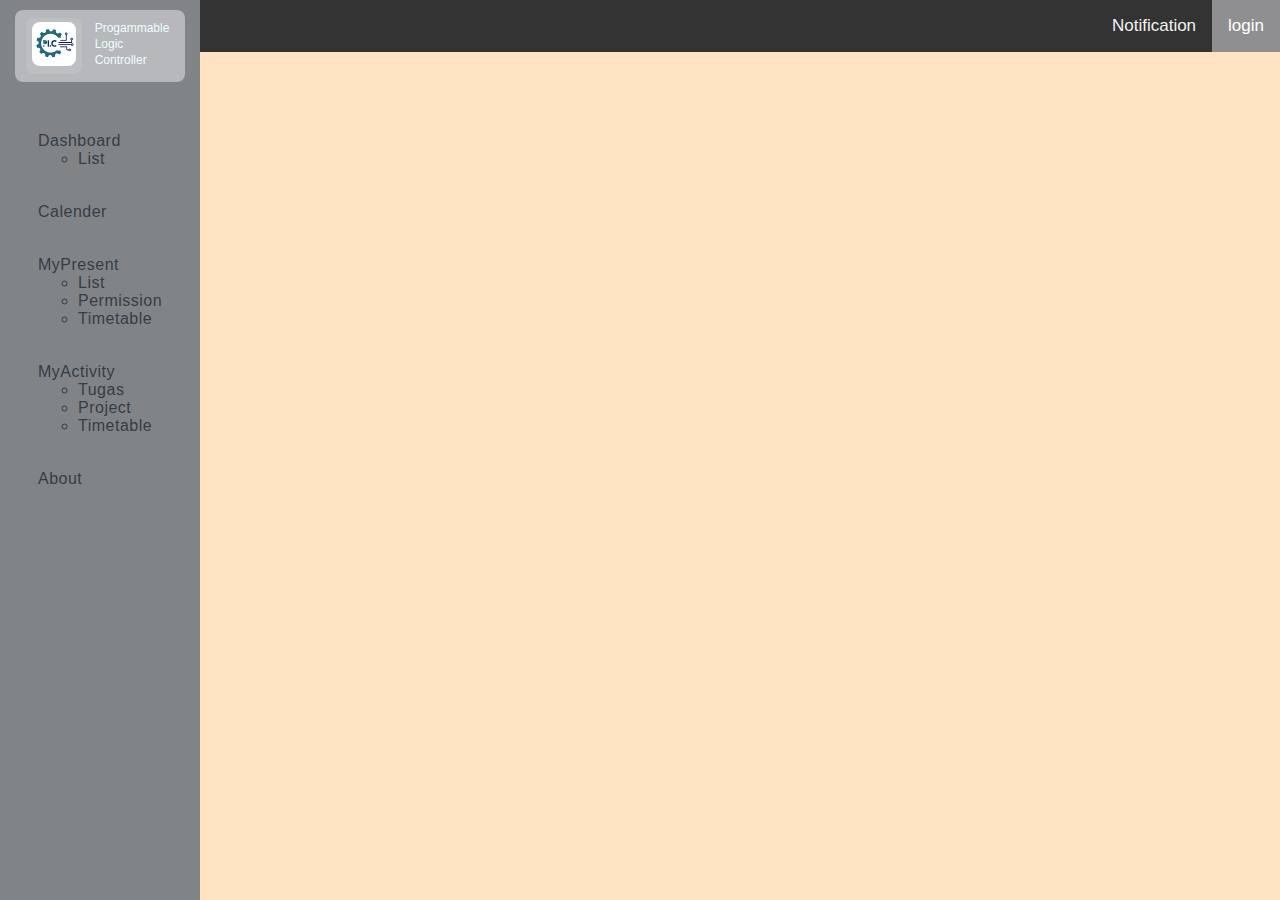
<file: navbar - Copy (2).html>
<!doctype html>
<html lang="en">
  <head>
    <!-- Required meta tags -->
    <meta charset="utf-8">
    <meta name="viewport" content="width=device-width, initial-scale=1, shrink-to-fit=no">

    <!-- Bootstrap CSS -->
    <link rel="stylesheet" href="https://cdn.jsdelivr.net/npm/bootstrap@4.6.2/dist/css/bootstrap.min.css" integrity="sha384-xOolHFLEh07PJGoPkLv1IbcEPTNtaed2xpHsD9ESMhqIYd0nLMwNLD69Npy4HI+N" crossorigin="anonymous">
    <link rel="stylesheet" href="https://cdnjs.cloudflare.com/ajax/libs/font-awesome/6.2.0/css/all.min.css" integrity="sha512-xh6O/CkQoPOWDdYTDqeRdPCVd1SpvCA9XXcUnZS2FmJNp1coAFzvtCN9BmamE+4aHK8yyUHUSCcJHgXloTyT2A==" crossorigin="anonymous" referrerpolicy="no-referrer" />
    <title>PLC</title>
    <link rel="stylesheet" href="navbarstyle - Copy - Copy.css">
  </head>
  <body>
    <div class="topnav">
      <a class="active" href="cobaan1.php">login</a>
      <a href="#notification">Notification</a>
    </div>
    
    <div style="padding-left:16px">
      <h2></h2>
      <p></p>
    </div>

    <div class="page">
      
      <div class="sidebar">
        <div class="sidebar-header">
          <div class="sidebar-logo-container">
            <div class="logo-container">
              <img class="logo-sidebar" src="channels4_profile.jpg"/>
                </div>
                  <div class="name-laboratorium">
                    <p class="laboratorium">
                      Progammable Logic Controller
                    </p>
            </div>
          </div>
        </div>
        <div class="sidebar-body">
          <ul class="navigation-list">
            <li class="navigation-list-item">
              <a class="navigation-link" href="1 - Coba.html" class="call-item">
                <div class="row">
                  <div class="col-2">
                    <i class="fa-sharp fa-solid fa-table-columns"></i>
                  </div>
                  <div class="col-4">
                    <a href="#pagesubdas" data-toggle="collapse" class="dropdown-toggle" href="1 - Coba.html" class="call-item">Dashboard</a>
                  </div>
                </div>
                </a>
                <div class="navigation-menu">
                  <ul class="collapse list-unstyled" id="pagesubdas">
                  <li><a href="1_1.html" class="navigation-menu" class="call-item">List</a></li>
                  </ul>
                </div>
            </li>
            <li class="navigation-list-item">
              <a class="navigation-link" href="/">
                <div class="row">
                  <div class="col-2">
                    <i class="fa-sharp fa-solid fa-calendar-days"></i>
                  </div>
                  <div class="col-4">
                    <a href="cal style.html" class="call-item">Calender</a>
                  </div>
                </div>
                </a>
            </li>
            <li class="navigation-list-item">
              <a class="navigation-link" href="/">
                <div class="row">
                  <div class="col-2">
                    <i class="fa-sharp fa-solid fa-users"></i>
                  </div>
                  <div class="col-4">
                  <a href="#pagesubmenu" data-toggle="collapse" class="dropdown-toggle">MyPresent</a>
                  </div>
                </div>
                </a>
                <div class="navigation-menu">
                  <ul class="collapse list-unstyled" id="pagesubmenu">
                  <li><a href="#" class="navigation-menu">List</a></li>
                  <li><a href="#" class="navigation-menu">Permission</a></li>
                  <li><a href="#" class="navigation-menu">Timetable</a></li>
                  </ul>
                </div>
            </li>
            <li class="navigation-list-item">
              <a class="navigation-link" href="/">
                <div class="row">
                  <div class="col-2">
                    <i class="fa-sharp fa-solid fa-city"></i>
                  </div>
                  <div class="col-4">
                    <a href="#homesubmenu" data-toggle="collapse" class="dropdown-toggle">MyActivity</a>
                  </div>
                </div>
                </a>
                <div class="navigation-menu">
                  <ul class="collapse list-unstyled" id="homesubmenu">
                    <li><a href="UploadStyle 1.html" class="call-item">Tugas</a></li>
                  <li><a href="UploadStyle 2.html" class="navigation-menu">Project</a></li>
                    <li><a href="#" class="navigation-menu">Timetable</a></li>
                  </ul>
                </div>
            </li>
            <li class="navigation-list-item">
              <a class="navigation-link" href="/">
                <div class="row">
                  <div class="col-2">
                    <i class="fa-sharp fa-solid fa-eject"></i>
                  </div>
                  <div class="col-4">
                    About
                  </div>
                </div>
                </a>
            </li>
          </ul>
        </div>
      </div>

    <!-- Option 1: jQuery and Bootstrap Bundle (includes Popper) -->
    <script src="https://cdn.jsdelivr.net/npm/jquery@3.5.1/dist/jquery.slim.min.js" integrity="sha384-DfXdz2htPH0lsSSs5nCTpuj/zy4C+OGpamoFVy38MVBnE+IbbVYUew+OrCXaRkfj" crossorigin="anonymous"></script>
    <script src="https://cdn.jsdelivr.net/npm/bootstrap@4.6.2/dist/js/bootstrap.bundle.min.js" integrity="sha384-Fy6S3B9q64WdZWQUiU+q4/2Lc9npb8tCaSX9FK7E8HnRr0Jz8D6OP9dO5Vg3Q9ct" crossorigin="anonymous"></script>

  </body>
</html>
</file>
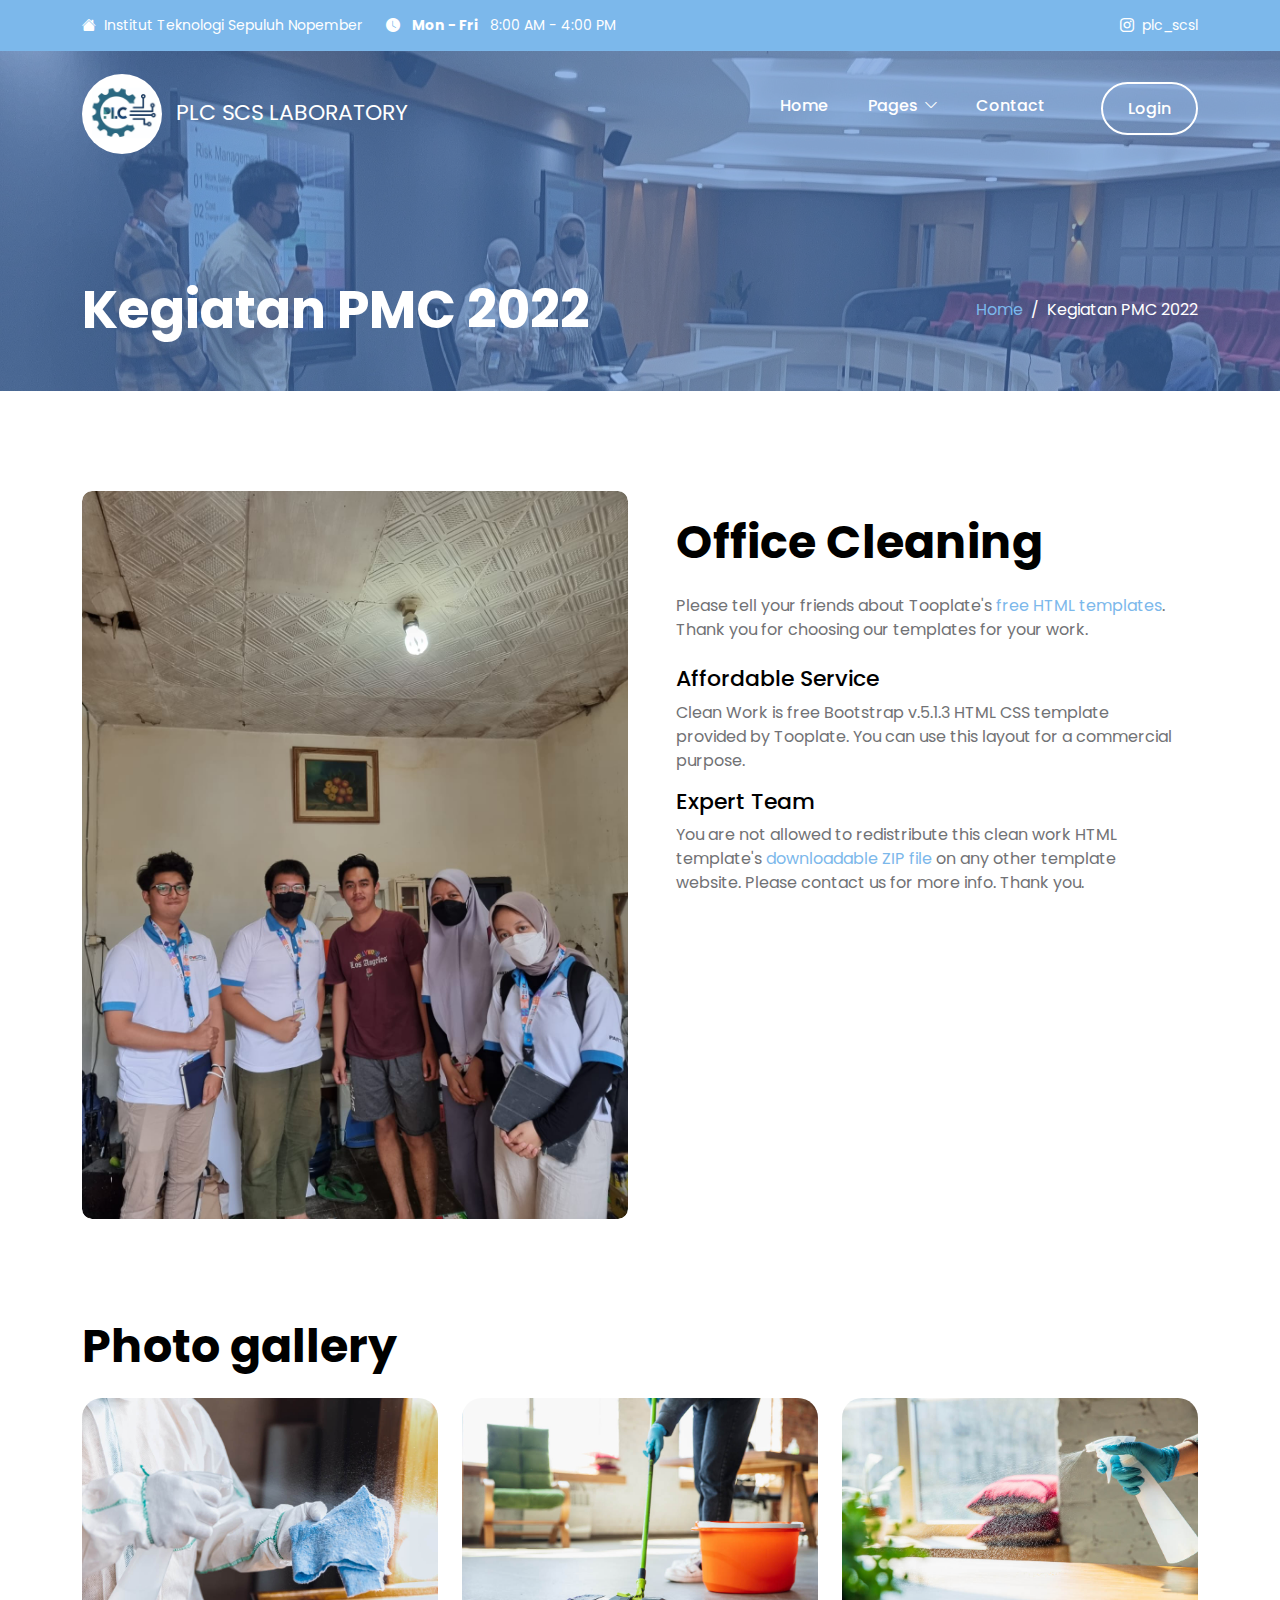
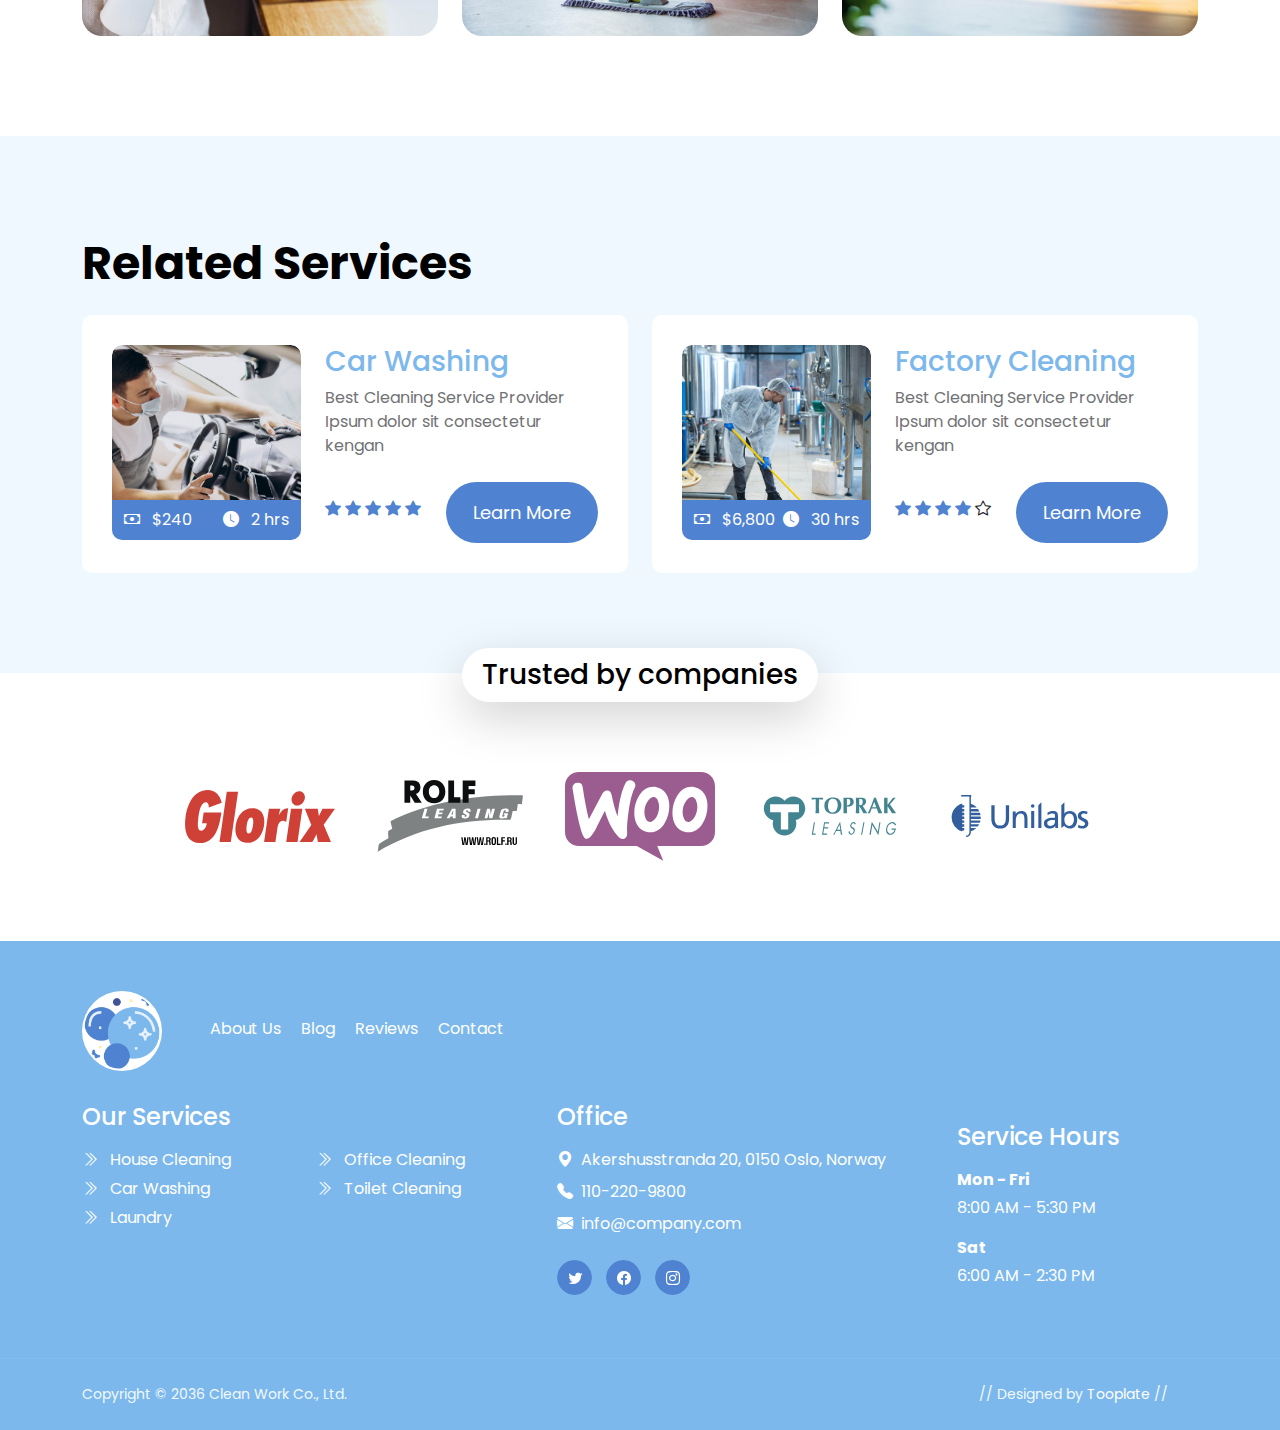
<file: services-detail.html>
<!doctype html>
<html lang="en">
    <head>
        <meta charset="utf-8">
        <meta name="viewport" content="width=device-width, initial-scale=1">

        <meta name="description" content="">
        <meta name="author" content="">

        <title>PLC SCSL</title>

        <!-- CSS FILES -->        
        <link rel="preconnect" href="https://fonts.googleapis.com">
        
        <link rel="preconnect" href="https://fonts.gstatic.com" crossorigin>
        
        <link href="https://fonts.googleapis.com/css2?family=Poppins:ital,wght@0,400;0,500;0,700;1,400&display=swap" rel="stylesheet">

        <link href="css/bootstrap.min.css" rel="stylesheet">

        <link href="css/bootstrap-icons.css" rel="stylesheet">

        <link href="css/magnific-popup.css" rel="stylesheet">

        <link href="css/tooplate-PLC.css" rel="stylesheet">
<!--

Tooplate 2132 Clean Work

https://www.tooplate.com/view/2132-clean-work

Free Bootstrap 5 HTML Template

-->
    </head>
    
    <body>

        <header class="site-header">
            <div class="container">
                <div class="row">
                    
                    <div class="col-lg-12 col-12 d-flex flex-wrap">
                        <p class="d-flex me-4 mb-0">
                            <i class="bi-house-fill me-2"></i>
                            Institut Teknologi Sepuluh Nopember
                        </p>

                        <p class="d-flex d-lg-block d-md-block d-none me-4 mb-0">
                            <i class="bi-clock-fill me-2"></i>
                            <strong class="me-2">Mon - Fri</strong> 8:00 AM - 4:00 PM
                        </p>

                        <p class="site-header-icon-wrap text-white d-flex mb-0 ms-auto">
                            <i class="site-header-icon bi-instagram me-2"></i>

                            <a href="https://instagram.com/plc_scsl?igshid=MDM4ZDc5MmU=">
                                plc_scsl
                            </a>
                        </p>
                    </div>

                </div>
            </div>
        </header>

        <nav class="navbar navbar-expand-lg">
            <div class="container">
                <a class="navbar-brand" href="index.html">
                    <img src="images/logo.png" class="logo img-fluid" alt="">

                    <span class="ms-2">PLC SCS LABORATORY</span>
                </a>

                <button class="navbar-toggler" type="button" data-bs-toggle="collapse" data-bs-target="#navbarNav" aria-controls="navbarNav" aria-expanded="false" aria-label="Toggle navigation">
                    <span class="navbar-toggler-icon"></span>
                </button>

                <div class="collapse navbar-collapse" id="navbarNav">
                    <ul class="navbar-nav ms-auto">
                        <li class="nav-item">
                            <a class="nav-link" href="index.html">Home</a>
                        </li>

                        <!-- <li class="nav-item">
                            <a class="nav-link" href="about.html">About Us</a>
                        </li> -->

                        <li class="nav-item dropdown">
                            <a class="nav-link dropdown-toggle" href="#section_5" id="navbarLightDropdownMenuLink" role="button" data-bs-toggle="dropdown" aria-expanded="false">Pages</a>

                            <ul class="dropdown-menu dropdown-menu-light" aria-labelledby="navbarLightDropdownMenuLink">
                                <li><a class="dropdown-item" href="services.html">Absence</a></li>

                                <li><a class="dropdown-item" href="coming-soon.html">Upload Tasks</a></li>

                                <li><a class="dropdown-item" href="page-404.html">Dosen</a></li>

                                <li><a class="dropdown-item" href="page-404.html">Mahasiswa</a></li>
                            </ul>
                        </li>

                        <li class="nav-item">
                            <a class="nav-link" href="contact.html">Contact</a>
                        </li>

                        <li class="nav-item ms-3">
                            <a class="nav-link custom-btn custom-border-btn custom-btn-bg-white btn" href="cobaan1.php">Login</a>
                        </li>
                    </ul>
                </div>
            </div>
        </nav>

        <main>

            <section class="banner-section d-flex justify-content-center align-items-end">
                <div class="section-overlay"></div>

                <div class="container">
                    <div class="row">

                        <div class="col-lg-7 col-12">
                            <h1 class="text-white mb-lg-0">Kegiatan PMC 2022</h1>
                        </div>

                        <div class="col-lg-4 col-12 d-flex justify-content-lg-end align-items-center ms-auto">
                            <nav aria-label="breadcrumb">
                                <ol class="breadcrumb justify-content-center">
                                    <li class="breadcrumb-item"><a href="index.html">Home</a></li>

                                    <li class="breadcrumb-item active" aria-current="page">Kegiatan PMC 2022</li>
                                </ol>
                            </nav>
                        </div>

                    </div>
                </div>
            </section>
         

            <section class="services-detail-section section-padding">
                <div class="container">
                    <div class="row">

                        <div class="col-lg-6 col-12">
                            <div class="services-image-wrap">
                                <img src="images/services/Kegiatan-PMC-Finalist2.jpeg" class="services-image img-fluid" alt="">
                                <img src="images/services/Kegiatan-PMC-Finalist1.jpeg" class="services-image services-image-hover img-fluid" alt="">

                                <!-- <div class="services-icon-wrap">
                                    <div class="d-flex justify-content-between align-items-center">
                                        <p class="text-white mb-0">
                                            <i class="bi-cash me-2"></i>
                                            $820
                                        </p>

                                        <p class="text-white mb-0">
                                            <i class="bi-clock-fill me-2"></i>
                                            5 hrs
                                        </p>
                                    </div>                                                    
                                </div> -->
                            </div>
                        </div>

                        <div class="col-lg-6 col-12">
                            <div class="services-info px-4 pt-4">
                                <h2 class="mb-4">Office Cleaning</h2>

                                <p>Please tell your friends about Tooplate's <a href="#">free HTML templates</a>. Thank you for choosing our templates for your work.</p>

                                <h6 class="mt-4">Affordable Service</h6>

                                <p>Clean Work is free Bootstrap v.5.1.3 HTML CSS template provided by Tooplate. You can use this layout for a commercial purpose.</p>

                                <h6>Expert Team</h6>

                                <p>You are not allowed to redistribute this clean work HTML template's <a href="#">downloadable ZIP file</a> on any other template website. Please contact us for more info. Thank you.</p>
                            </div>
                        </div>

                    </div>
                </div>
            </section>


            <section class="section-padding pt-0">
                <div class="container">
                    <div class="row">

                        <div class="col-lg-12 col-12">
                            <h2 class="mb-4">Photo gallery</h2>
                        </div>

                        <div class="col-lg-4 col-md-4 col-12">
                            <a href="images/coronavirus-pandemic-disinfector-protective-suit-mask-sprays-disinfectants-house-office.jpg" class="image-popup">
                                <img src="images/coronavirus-pandemic-disinfector-protective-suit-mask-sprays-disinfectants-house-office.jpg" class="gallery-image img-fluid">
                            </a>
                        </div>

                        <div class="col-lg-4 col-md-4 col-12 my-4 my-lg-0 my-md-0">
                            <a href="images/disinfecting-home.jpg" class="image-popup">
                                <img src="images/disinfecting-home.jpg" class="gallery-image img-fluid">
                            </a>
                        </div>

                        <div class="col-lg-4 col-md-4 col-12">
                            <a href="images/essential-goods-during-epidemic-prevention-protection.jpg" class="image-popup">
                                <img src="images/essential-goods-during-epidemic-prevention-protection.jpg" class="gallery-image img-fluid">
                            </a>
                        </div>

                    </div>
                </div>
            </section>

            <section class="section-padding section-bg">
                <div class="container">
                    <div class="row">

                        <div class="col-lg-12 col-12">
                            <h2 class="mb-4">Related Services</h2>
                        </div>

                        <div class="col-lg-6 col-12">
                            <div class="services-thumb mb-lg-0">
                                <div class="row">
                                    <div class="col-lg-5 col-md-5 col-12">
                                        <div class="services-image-wrap">
                                            <a href="services-detail.html">
                                                <img src="images/services/man-polishing-car-inside-car-service.jpg" class="services-image img-fluid" alt="">
                                                <img src="images/services/man-polishing-car-inside.jpg" class="services-image services-image-hover img-fluid" alt="">

                                                <div class="services-icon-wrap">
                                                    <div class="d-flex justify-content-between align-items-center">
                                                        <p class="text-white mb-0">
                                                            <i class="bi-cash me-2"></i>
                                                            $240
                                                        </p>

                                                        <p class="text-white mb-0">
                                                            <i class="bi-clock-fill me-2"></i>
                                                            2 hrs
                                                        </p>
                                                    </div>                                                    
                                                </div>
                                            </a>
                                        </div>
                                    </div>

                                    <div class="col-lg-7 col-md-7 col-12 d-flex align-items-center">
                                        <div class="services-info mt-4 mt-lg-0 mt-md-0">
                                            <h4 class="services-title mb-1 mb-lg-2">
                                                <a class="services-title-link" href="services-detail.html">Car Washing</a>
                                            </h4>

                                            <p>Best Cleaning Service Provider Ipsum dolor sit consectetur kengan</p>

                                            <div class="d-flex flex-wrap align-items-center">
                                                <div class="reviews-icons">
                                                    <i class="bi-star-fill"></i>
                                                    <i class="bi-star-fill"></i>
                                                    <i class="bi-star-fill"></i>
                                                    <i class="bi-star-fill"></i>
                                                    <i class="bi-star-fill"></i>
                                                </div>

                                                <a href="services-detail.html" class="custom-btn btn button button--atlas mt-2 ms-auto">
                                                    <span>Learn More</span>

                                                    <div class="marquee" aria-hidden="true">
                                                        <div class="marquee__inner">
                                                            <span>Learn More</span>
                                                            <span>Learn More</span>
                                                            <span>Learn More</span>
                                                            <span>Learn More</span>
                                                        </div>
                                                    </div>
                                                </a>
                                            </div>
                                        </div>
                                    </div>
                                </div>
                            </div>
                        </div>

                        <div class="col-lg-6 col-12">
                            <div class="services-thumb mb-lg-0">
                                <div class="row">
                                    <div class="col-lg-5 col-md-5 col-12">
                                        <div class="services-image-wrap">
                                            <a href="services-detail.html">
                                                <img src="images/services/professional-industrial-cleaner-protective-uniform-cleaning-floor-food-processing-plant.jpg" class="services-image img-fluid" alt="">
                                                <img src="images/services/close-up-mop-cleaning-industrial-plant-floor.jpg" class="services-image services-image-hover img-fluid" alt="">

                                                <div class="services-icon-wrap">
                                                    <div class="d-flex justify-content-between align-items-center">
                                                        <p class="text-white mb-0">
                                                            <i class="bi-cash me-2"></i>
                                                            $6,800
                                                        </p>

                                                        <p class="text-white mb-0">
                                                            <i class="bi-clock-fill me-2"></i>
                                                            30 hrs
                                                        </p>
                                                    </div>                                                    
                                                </div>
                                            </a>
                                        </div>
                                    </div>

                                    <div class="col-lg-7 col-md-7 col-12 d-flex align-items-center">
                                        <div class="services-info mt-4 mt-lg-0 mt-md-0">
                                            <h4 class="services-title mb-1 mb-lg-2">
                                                <a class="services-title-link" href="services-detail.html">Factory Cleaning</a>
                                            </h4>

                                            <p>Best Cleaning Service Provider Ipsum dolor sit consectetur kengan</p>

                                            <div class="d-flex flex-wrap align-items-center">
                                                <div class="reviews-icons">
                                                    <i class="bi-star-fill"></i>
                                                    <i class="bi-star-fill"></i>
                                                    <i class="bi-star-fill"></i>
                                                    <i class="bi-star-fill"></i>
                                                    <i class="bi-star"></i>
                                                </div>

                                                <a href="services-detail.html" class="custom-btn btn button button--atlas mt-2 ms-auto">
                                                    <span>Learn More</span>

                                                    <div class="marquee" aria-hidden="true">
                                                        <div class="marquee__inner">
                                                            <span>Learn More</span>
                                                            <span>Learn More</span>
                                                            <span>Learn More</span>
                                                            <span>Learn More</span>
                                                        </div>
                                                    </div>
                                                </a>
                                            </div>
                                        </div>
                                    </div>
                                </div>
                            </div>
                        </div>

                    </div>
                </div>
            </section>


            <section class="partners-section">
                <div class="container">
                    <div class="row justify-content-center align-items-center">

                        <div class="col-lg-12 col-12">
                            <h4 class="partners-section-title bg-white shadow-lg">Trusted by companies</h4>
                        </div>

                        <div class="col-lg-2 col-md-4 col-6">
                            <img src="images/partners/glorix.svg" class="partners-image img-fluid">
                        </div>

                        <div class="col-lg-2 col-md-4 col-6">
                            <img src="images/partners/rolf-leasing.svg" class="partners-image img-fluid">
                        </div>

                        <div class="col-lg-2 col-md-4 col-6">
                            <img src="images/partners/woocommerce.svg" class="partners-image img-fluid">
                        </div>

                        <div class="col-lg-2 col-md-4 col-6">
                            <img src="images/partners/toprak-leasing.svg" class="partners-image img-fluid">
                        </div>

                        <div class="col-lg-2 col-md-4 col-6">
                            <img src="images/partners/unilabs.svg" class="partners-image img-fluid">
                        </div>

                    </div>
                </div>
            </section>
        </main>

        <footer class="site-footer">
            <div class="container">
                <div class="row">

                    <div class="col-lg-12 col-12 d-flex align-items-center mb-4 pb-2">
                        <div>
                            <img src="images/bubbles.png" class="logo img-fluid" alt="">
                        </div>

                        <ul class="footer-menu d-flex flex-wrap ms-5">
                            <li class="footer-menu-item"><a href="#" class="footer-menu-link">About Us</a></li>

                            <li class="footer-menu-item"><a href="#" class="footer-menu-link">Blog</a></li>

                            <li class="footer-menu-item"><a href="#" class="footer-menu-link">Reviews</a></li>

                            <li class="footer-menu-item"><a href="#" class="footer-menu-link">Contact</a></li>
                        </ul>
                    </div>

                    <div class="col-lg-5 col-12 mb-4 mb-lg-0">
                        <h5 class="site-footer-title mb-3">Our Services</h5>

                        <ul class="footer-menu">
                            <li class="footer-menu-item">
                                <a href="#" class="footer-menu-link">
                                    <i class="bi-chevron-double-right footer-menu-link-icon me-2"></i>
                                    House Cleaning
                                </a>
                            </li>

                            <li class="footer-menu-item">
                                <a href="#" class="footer-menu-link">
                                    <i class="bi-chevron-double-right footer-menu-link-icon me-2"></i>
                                    Car Washing
                                </a>
                            </li>

                            <li class="footer-menu-item">
                                <a href="#" class="footer-menu-link">
                                    <i class="bi-chevron-double-right footer-menu-link-icon me-2"></i>
                                    Laundry
                                </a>
                            </li>

                            <li class="footer-menu-item">
                                <a href="#" class="footer-menu-link">
                                    <i class="bi-chevron-double-right footer-menu-link-icon me-2"></i>
                                    Office Cleaning
                                </a>
                            </li>

                            <li class="footer-menu-item">
                                <a href="#" class="footer-menu-link">
                                    <i class="bi-chevron-double-right footer-menu-link-icon me-2"></i>
                                    Toilet Cleaning
                                </a>
                            </li>
                        </ul>
                    </div>

                    <div class="col-lg-4 col-md-6 col-12 mb-4 mb-lg-0 mb-md-0">
                        <h5 class="site-footer-title mb-3">Office</h5>

                        <p class="text-white d-flex mt-3 mb-2">
                            <i class="bi-geo-alt-fill me-2"></i>
                            Akershusstranda 20, 0150 Oslo, Norway
                        </p>

                        <p class="text-white d-flex mb-2">
                            <i class="bi-telephone-fill me-2"></i>

                            <a href="tel: 110-220-9800" class="site-footer-link">
                                110-220-9800
                            </a>
                        </p>

                        <p class="text-white d-flex">
                            <i class="bi-envelope-fill me-2"></i>

                            <a href="mailto:info@company.com" class="site-footer-link">
                                info@company.com
                            </a>
                        </p>

                        <ul class="social-icon mt-4">
                            <li class="social-icon-item">
                                <a href="#" class="social-icon-link button button--skoll">
                                    <span></span>
                                    <span class="bi-twitter"></span>
                                </a>
                            </li>

                            <li class="social-icon-item">
                                <a href="#" class="social-icon-link button button--skoll">
                                    <span></span>
                                    <span class="bi-facebook"></span>
                                </a>
                            </li>

                            <li class="social-icon-item">
                                <a href="#" class="social-icon-link button button--skoll">
                                    <span></span>
                                    <span class="bi-instagram"></span>
                                </a>
                            </li>
                        </ul>
                    </div>

                    <div class="col-lg-3 col-md-6 col-6 mt-3 mt-lg-0 mt-md-0">
                        <div class="featured-block">
                            <h5 class="text-white mb-3">Service Hours</h5>

                            <strong class="d-block text-white mb-1">Mon - Fri</strong>

                            <p class="text-white mb-3">8:00 AM - 5:30 PM</p>

                            <strong class="d-block text-white mb-1">Sat</strong>

                            <p class="text-white mb-0">6:00 AM - 2:30 PM</p>
                        </div>
                    </div>
                </div>
            </div>

            <div class="site-footer-bottom">
                <div class="container">
                    <div class="row">

                        <div class="col-lg-6 col-12">
                            <p class="copyright-text mb-0">Copyright © 2036 Clean Work Co., Ltd.</p>
                        </div>
                        
                        <div class="col-lg-6 col-12 text-end">
                            <p class="copyright-text mb-0">
                            // Designed by <a href="https://www.tooplate.com" target="_parent">Tooplate</a> //</p>
                        </div>
                        
                    </div>
                </div>
            </div>
        </footer>

        <!-- JAVASCRIPT FILES -->
        <script src="js/jquery.min.js"></script>
        <script src="js/bootstrap.min.js"></script>
        <script src="js/jquery.backstretch.min.js"></script>
        <script src="js/counter.js"></script>
        <script src="js/countdown.js"></script>
        <script src="js/init.js"></script>
        <script src="js/modernizr.js"></script>
        <script src="js/animated-headline.js"></script>
        <script src="js/jquery.magnific-popup.min.js"></script>
        <script src="js/magnific-popup-options.js"></script>
        <script src="js/custom.js"></script>

    </body>
</html>
</file>
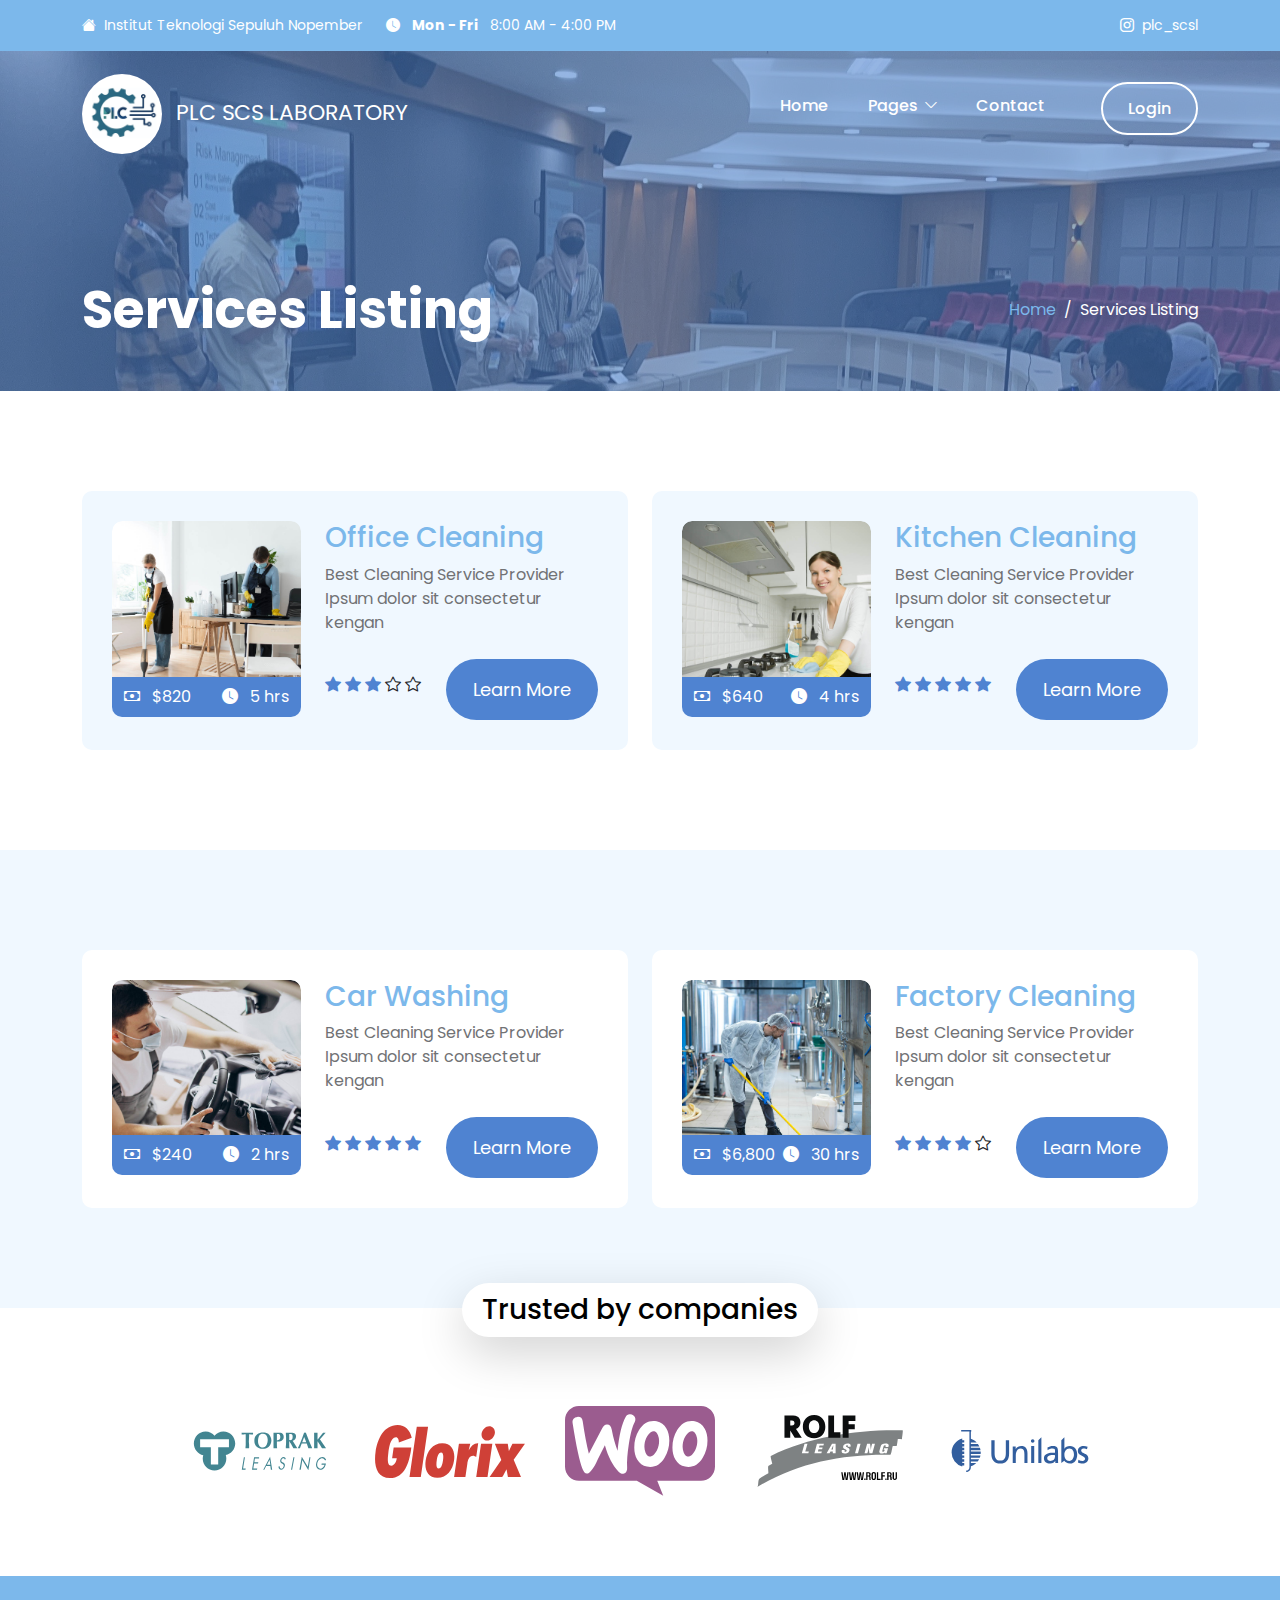
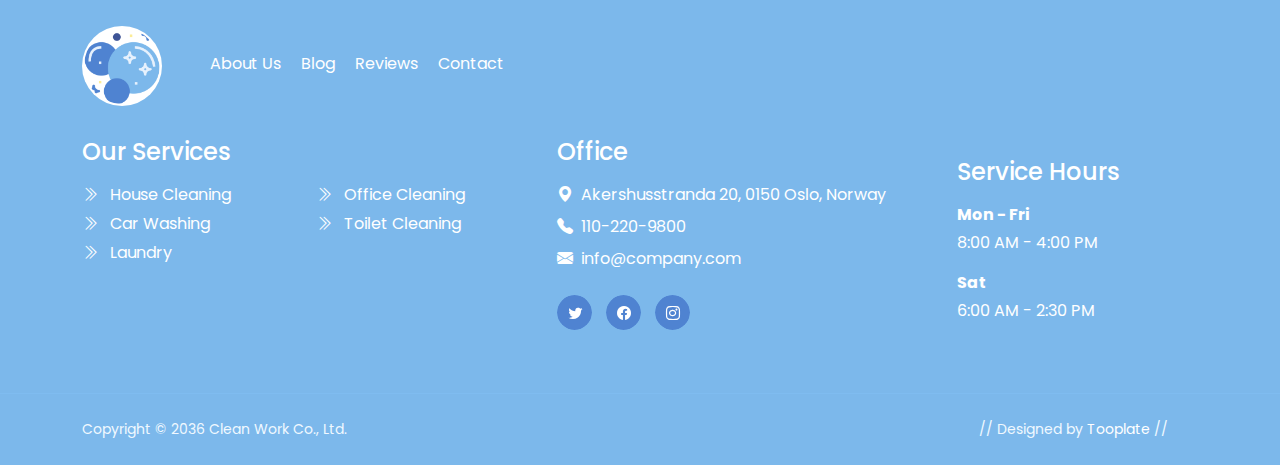
<file: services.html>
<!doctype html>
<html lang="en">
    <head>
        <meta charset="utf-8">
        <meta name="viewport" content="width=device-width, initial-scale=1">

        <meta name="description" content="">
        <meta name="author" content="">

        <title>PLC SCSL</title>

        <!-- CSS FILES -->        
        <link rel="preconnect" href="https://fonts.googleapis.com">
        
        <link rel="preconnect" href="https://fonts.gstatic.com" crossorigin>
        
        <link href="https://fonts.googleapis.com/css2?family=Poppins:ital,wght@0,400;0,500;0,700;1,400&display=swap" rel="stylesheet">

        <link href="css/bootstrap.min.css" rel="stylesheet">

        <link href="css/bootstrap-icons.css" rel="stylesheet">

        <link href="css/tooplate-PLC.css" rel="stylesheet">
<!--

Tooplate 2132 Clean Work

https://www.tooplate.com/view/2132-clean-work

Free Bootstrap 5 HTML Template

-->
    </head>
    
    <body>

        <header class="site-header">
            <div class="container">
                <div class="row">
                    
                    <div class="col-lg-12 col-12 d-flex flex-wrap">
                        <p class="d-flex me-4 mb-0">
                            <i class="bi-house-fill me-2"></i>
                            Institut Teknologi Sepuluh Nopember
                        </p>

                        <p class="d-flex d-lg-block d-md-block d-none me-4 mb-0">
                            <i class="bi-clock-fill me-2"></i>
                            <strong class="me-2">Mon - Fri</strong> 8:00 AM - 4:00 PM
                        </p>

                        <p class="site-header-icon-wrap text-white d-flex mb-0 ms-auto">
                            <i class="site-header-icon bi-instagram me-2"></i>

                            <a href="https://instagram.com/plc_scsl?igshid=MDM4ZDc5MmU=">
                                plc_scsl
                            </a>
                        </p>
                    </div>

                </div>
            </div>
        </header>

        <nav class="navbar navbar-expand-lg">
            <div class="container">
                <a class="navbar-brand" href="index.html">
                    <img src="images/logo.png" class="logo img-fluid" alt="">

                    <span class="ms-2">PLC SCS LABORATORY</span>
                </a>

                <button class="navbar-toggler" type="button" data-bs-toggle="collapse" data-bs-target="#navbarNav" aria-controls="navbarNav" aria-expanded="false" aria-label="Toggle navigation">
                    <span class="navbar-toggler-icon"></span>
                </button>

                <div class="collapse navbar-collapse" id="navbarNav">
                    <ul class="navbar-nav ms-auto">
                        <li class="nav-item">
                            <a class="nav-link" href="index.html">Home</a>
                        </li>

                        <!-- <li class="nav-item">
                            <a class="nav-link" href="about.html">About Us</a>
                        </li> -->

                        <li class="nav-item dropdown">
                            <a class="nav-link dropdown-toggle" href="#section_5" id="navbarLightDropdownMenuLink" role="button" data-bs-toggle="dropdown" aria-expanded="false">Pages</a>

                            <ul class="dropdown-menu dropdown-menu-light" aria-labelledby="navbarLightDropdownMenuLink">
                                <li><a class="dropdown-item active" href="services.html">Absence</a></li>

                                <li><a class="dropdown-item" href="coming-soon.html">Upload Tasks</a></li>

                                <li><a class="dropdown-item" href="page-404.html">Dosen</a></li>

                                <li><a class="dropdown-item" href="page-404.html">Mahasiswa</a></li>
                            </ul>
                        </li>

                        <li class="nav-item">
                            <a class="nav-link" href="contact.html">Contact</a>
                        </li>

                        <li class="nav-item ms-3">
                            <a class="nav-link custom-btn custom-border-btn custom-btn-bg-white btn" href="#">Login</a>
                        </li>
                    </ul>
                </div>
            </div>
        </nav>

        <main>

            <section class="banner-section d-flex justify-content-center align-items-end">
                <div class="section-overlay"></div>

                <div class="container">
                    <div class="row">

                        <div class="col-lg-7 col-12">
                            <h1 class="text-white mb-lg-0">Services Listing</h1>
                        </div>

                        <div class="col-lg-4 col-12 d-flex justify-content-lg-end align-items-center ms-auto">
                            <nav aria-label="breadcrumb">
                                <ol class="breadcrumb justify-content-center">
                                    <li class="breadcrumb-item"><a href="index.html">Home</a></li>

                                    <li class="breadcrumb-item active" aria-current="page">Services Listing</li>
                                </ol>
                            </nav>
                        </div>

                    </div>
                </div>
            </section>


            <section class="services-section section-padding">           
                <div class="container">
                    <div class="row">

                        <div class="col-lg-6 col-12">
                            <div class="services-thumb section-bg mb-lg-0">
                                <div class="row">
                                    <div class="col-lg-5 col-md-5 col-12">
                                        <div class="services-image-wrap">
                                            <a href="services-detail.html">
                                                <img src="images/services/people-taking-care-office-cleaning.jpg" class="services-image img-fluid" alt="">
                                                <img src="images/services/person-taking-care-office.jpg" class="services-image services-image-hover img-fluid" alt="">

                                                <div class="services-icon-wrap">
                                                    <div class="d-flex justify-content-between align-items-center">
                                                        <p class="text-white mb-0">
                                                            <i class="bi-cash me-2"></i>
                                                            $820
                                                        </p>

                                                        <p class="text-white mb-0">
                                                            <i class="bi-clock-fill me-2"></i>
                                                            5 hrs
                                                        </p>
                                                    </div>                                                    
                                                </div>
                                            </a>
                                        </div>
                                    </div>

                                    <div class="col-lg-7 col-md-7 col-12 d-flex align-items-center">
                                        <div class="services-info mt-4 mt-lg-0 mt-md-0">
                                            <h4 class="services-title mb-1 mb-lg-2">
                                                <a class="services-title-link" href="services-detail.html">Office Cleaning</a>
                                            </h4>

                                            <p>Best Cleaning Service Provider Ipsum dolor sit consectetur kengan</p>

                                            <div class="d-flex flex-wrap align-items-center">
                                                <div class="reviews-icons">
                                                    <i class="bi-star-fill"></i>
                                                    <i class="bi-star-fill"></i>
                                                    <i class="bi-star-fill"></i>
                                                    <i class="bi-star"></i>
                                                    <i class="bi-star"></i>
                                                </div>

                                                <a href="services-detail.html" class="custom-btn btn button button--atlas mt-2 ms-auto">
                                                    <span>Learn More</span>

                                                    <div class="marquee" aria-hidden="true">
                                                        <div class="marquee__inner">
                                                            <span>Learn More</span>
                                                            <span>Learn More</span>
                                                            <span>Learn More</span>
                                                            <span>Learn More</span>
                                                        </div>
                                                    </div>
                                                </a>
                                            </div>
                                        </div>
                                    </div>
                                </div>
                            </div>
                        </div>

                        <div class="col-lg-6 col-12">
                            <div class="services-thumb section-bg mb-lg-0">
                                <div class="row">
                                    <div class="col-lg-5 col-md-5 col-12">
                                        <div class="services-image-wrap">
                                            <a href="services-detail.html">
                                                <img src="images/services/young-smiling-woman-wearing-rubber-gloves-cleaning-stove.jpg" class="services-image img-fluid" alt="">
                                                <img src="images/services/woman-holding-rag-detergent-cleaning-cooker.jpg" class="services-image services-image-hover img-fluid" alt="">

                                                <div class="services-icon-wrap">
                                                    <div class="d-flex justify-content-between align-items-center">
                                                        <p class="text-white mb-0">
                                                            <i class="bi-cash me-2"></i>
                                                            $640
                                                        </p>

                                                        <p class="text-white mb-0">
                                                            <i class="bi-clock-fill me-2"></i>
                                                            4 hrs
                                                        </p>
                                                    </div>                                                    
                                                </div>
                                            </a>
                                        </div>
                                    </div>

                                    <div class="col-lg-7 col-md-7 col-12 d-flex align-items-center">
                                        <div class="services-info mt-4 mt-lg-0 mt-md-0">
                                            <h4 class="services-title mb-1 mb-lg-2">
                                                <a class="services-title-link" href="services-detail.html">Kitchen Cleaning</a>
                                            </h4>

                                            <p>Best Cleaning Service Provider Ipsum dolor sit consectetur kengan</p>

                                            <div class="d-flex flex-wrap align-items-center">
                                                <div class="reviews-icons">
                                                    <i class="bi-star-fill"></i>
                                                    <i class="bi-star-fill"></i>
                                                    <i class="bi-star-fill"></i>
                                                    <i class="bi-star-fill"></i>
                                                    <i class="bi-star-fill"></i>
                                                </div>

                                                <a href="services-detail.html" class="custom-btn btn button button--atlas mt-2 ms-auto">
                                                    <span>Learn More</span>

                                                    <div class="marquee" aria-hidden="true">
                                                        <div class="marquee__inner">
                                                            <span>Learn More</span>
                                                            <span>Learn More</span>
                                                            <span>Learn More</span>
                                                            <span>Learn More</span>
                                                        </div>
                                                    </div>
                                                </a>
                                            </div>
                                        </div>
                                    </div>
                                </div>
                            </div>
                        </div>

                    </div>
                </div>
            </section>
         

            <section class="services-section section-padding section-bg">                
                <div class="container">
                    <div class="row">

                        <div class="col-lg-6 col-12">
                            <div class="services-thumb mb-lg-0">
                                <div class="row">
                                    <div class="col-lg-5 col-md-5 col-12">
                                        <div class="services-image-wrap">
                                            <a href="services-detail.html">
                                                <img src="images/services/man-polishing-car-inside-car-service.jpg" class="services-image img-fluid" alt="">
                                                <img src="images/services/man-polishing-car-inside.jpg" class="services-image services-image-hover img-fluid" alt="">

                                                <div class="services-icon-wrap">
                                                    <div class="d-flex justify-content-between align-items-center">
                                                        <p class="text-white mb-0">
                                                            <i class="bi-cash me-2"></i>
                                                            $240
                                                        </p>

                                                        <p class="text-white mb-0">
                                                            <i class="bi-clock-fill me-2"></i>
                                                            2 hrs
                                                        </p>
                                                    </div>                                                    
                                                </div>
                                            </a>
                                        </div>
                                    </div>

                                    <div class="col-lg-7 col-md-7 col-12 d-flex align-items-center">
                                        <div class="services-info mt-4 mt-lg-0 mt-md-0">
                                            <h4 class="services-title mb-1 mb-lg-2">
                                                <a class="services-title-link" href="services-detail.html">Car Washing</a>
                                            </h4>

                                            <p>Best Cleaning Service Provider Ipsum dolor sit consectetur kengan</p>

                                            <div class="d-flex flex-wrap align-items-center">
                                                <div class="reviews-icons">
                                                    <i class="bi-star-fill"></i>
                                                    <i class="bi-star-fill"></i>
                                                    <i class="bi-star-fill"></i>
                                                    <i class="bi-star-fill"></i>
                                                    <i class="bi-star-fill"></i>
                                                </div>

                                                <a href="services-detail.html" class="custom-btn btn button button--atlas mt-2 ms-auto">
                                                    <span>Learn More</span>

                                                    <div class="marquee" aria-hidden="true">
                                                        <div class="marquee__inner">
                                                            <span>Learn More</span>
                                                            <span>Learn More</span>
                                                            <span>Learn More</span>
                                                            <span>Learn More</span>
                                                        </div>
                                                    </div>
                                                </a>
                                            </div>
                                        </div>
                                    </div>
                                </div>
                            </div>
                        </div>

                        <div class="col-lg-6 col-12">
                            <div class="services-thumb mb-lg-0">
                                <div class="row">
                                    <div class="col-lg-5 col-md-5 col-12">
                                        <div class="services-image-wrap">
                                            <a href="services-detail.html">
                                                <img src="images/services/professional-industrial-cleaner-protective-uniform-cleaning-floor-food-processing-plant.jpg" class="services-image img-fluid" alt="">
                                                <img src="images/services/close-up-mop-cleaning-industrial-plant-floor.jpg" class="services-image services-image-hover img-fluid" alt="">

                                                <div class="services-icon-wrap">
                                                    <div class="d-flex justify-content-between align-items-center">
                                                        <p class="text-white mb-0">
                                                            <i class="bi-cash me-2"></i>
                                                            $6,800
                                                        </p>

                                                        <p class="text-white mb-0">
                                                            <i class="bi-clock-fill me-2"></i>
                                                            30 hrs
                                                        </p>
                                                    </div>                                                    
                                                </div>
                                            </a>
                                        </div>
                                    </div>

                                    <div class="col-lg-7 col-md-7 col-12 d-flex align-items-center">
                                        <div class="services-info mt-4 mt-lg-0 mt-md-0">
                                            <h4 class="services-title mb-1 mb-lg-2">
                                                <a class="services-title-link" href="services-detail.html">Factory Cleaning</a>
                                            </h4>

                                            <p>Best Cleaning Service Provider Ipsum dolor sit consectetur kengan</p>

                                            <div class="d-flex flex-wrap align-items-center">
                                                <div class="reviews-icons">
                                                    <i class="bi-star-fill"></i>
                                                    <i class="bi-star-fill"></i>
                                                    <i class="bi-star-fill"></i>
                                                    <i class="bi-star-fill"></i>
                                                    <i class="bi-star"></i>
                                                </div>

                                                <a href="services-detail.html" class="custom-btn btn button button--atlas mt-2 ms-auto">
                                                    <span>Learn More</span>

                                                    <div class="marquee" aria-hidden="true">
                                                        <div class="marquee__inner">
                                                            <span>Learn More</span>
                                                            <span>Learn More</span>
                                                            <span>Learn More</span>
                                                            <span>Learn More</span>
                                                        </div>
                                                    </div>
                                                </a>
                                            </div>
                                        </div>
                                    </div>
                                </div>
                            </div>
                        </div>

                    </div>
                </div>
            </section>


            <section class="partners-section">
                <div class="container">
                    <div class="row justify-content-center align-items-center">

                        <div class="col-lg-12 col-12">
                            <h4 class="partners-section-title bg-white shadow-lg">Trusted by companies</h4>
                        </div>

                        <div class="col-lg-2 col-md-4 col-6">
                            <img src="images/partners/toprak-leasing.svg" class="partners-image img-fluid">
                        </div>

                        <div class="col-lg-2 col-md-4 col-6">
                            <img src="images/partners/glorix.svg" class="partners-image img-fluid">
                        </div>

                        <div class="col-lg-2 col-md-4 col-6">
                            <img src="images/partners/woocommerce.svg" class="partners-image img-fluid">
                        </div>

                        <div class="col-lg-2 col-md-4 col-6">
                            <img src="images/partners/rolf-leasing.svg" class="partners-image img-fluid">
                        </div>

                        <div class="col-lg-2 col-md-4 col-6">
                            <img src="images/partners/unilabs.svg" class="partners-image img-fluid">
                        </div>

                    </div>
                </div>
            </section>
        </main>

        <footer class="site-footer">
            <div class="container">
                <div class="row">

                    <div class="col-lg-12 col-12 d-flex align-items-center mb-4 pb-2">
                        <div>
                            <img src="images/bubbles.png" class="logo img-fluid" alt="">
                        </div>

                        <ul class="footer-menu d-flex flex-wrap ms-5">
                            <li class="footer-menu-item"><a href="#" class="footer-menu-link">About Us</a></li>

                            <li class="footer-menu-item"><a href="#" class="footer-menu-link">Blog</a></li>

                            <li class="footer-menu-item"><a href="#" class="footer-menu-link">Reviews</a></li>

                            <li class="footer-menu-item"><a href="#" class="footer-menu-link">Contact</a></li>
                        </ul>
                    </div>

                    <div class="col-lg-5 col-12 mb-4 mb-lg-0">
                        <h5 class="site-footer-title mb-3">Our Services</h5>

                        <ul class="footer-menu">
                            <li class="footer-menu-item">
                                <a href="#" class="footer-menu-link">
                                    <i class="bi-chevron-double-right footer-menu-link-icon me-2"></i>
                                    House Cleaning
                                </a>
                            </li>

                            <li class="footer-menu-item">
                                <a href="#" class="footer-menu-link">
                                    <i class="bi-chevron-double-right footer-menu-link-icon me-2"></i>
                                    Car Washing
                                </a>
                            </li>

                            <li class="footer-menu-item">
                                <a href="#" class="footer-menu-link">
                                    <i class="bi-chevron-double-right footer-menu-link-icon me-2"></i>
                                    Laundry
                                </a>
                            </li>

                            <li class="footer-menu-item">
                                <a href="#" class="footer-menu-link">
                                    <i class="bi-chevron-double-right footer-menu-link-icon me-2"></i>
                                    Office Cleaning
                                </a>
                            </li>

                            <li class="footer-menu-item">
                                <a href="#" class="footer-menu-link">
                                    <i class="bi-chevron-double-right footer-menu-link-icon me-2"></i>
                                    Toilet Cleaning
                                </a>
                            </li>
                        </ul>
                    </div>

                    <div class="col-lg-4 col-md-6 col-12 mb-4 mb-lg-0 mb-md-0">
                        <h5 class="site-footer-title mb-3">Office</h5>

                        <p class="text-white d-flex mt-3 mb-2">
                            <i class="bi-geo-alt-fill me-2"></i>
                            Akershusstranda 20, 0150 Oslo, Norway
                        </p>

                        <p class="text-white d-flex mb-2">
                            <i class="bi-telephone-fill me-2"></i>

                            <a href="tel: 110-220-9800" class="site-footer-link">
                                110-220-9800
                            </a>
                        </p>

                        <p class="text-white d-flex">
                            <i class="bi-envelope-fill me-2"></i>

                            <a href="mailto:info@company.com" class="site-footer-link">
                                info@company.com
                            </a>
                        </p>

                        <ul class="social-icon mt-4">
                            <li class="social-icon-item">
                                <a href="#" class="social-icon-link button button--skoll">
                                    <span></span>
                                    <span class="bi-twitter"></span>
                                </a>
                            </li>

                            <li class="social-icon-item">
                                <a href="#" class="social-icon-link button button--skoll">
                                    <span></span>
                                    <span class="bi-facebook"></span>
                                </a>
                            </li>

                            <li class="social-icon-item">
                                <a href="#" class="social-icon-link button button--skoll">
                                    <span></span>
                                    <span class="bi-instagram"></span>
                                </a>
                            </li>
                        </ul>
                    </div>

                    <div class="col-lg-3 col-md-6 col-6 mt-3 mt-lg-0 mt-md-0">
                        <div class="featured-block">
                            <h5 class="text-white mb-3">Service Hours</h5>

                            <strong class="d-block text-white mb-1">Mon - Fri</strong>

                            <p class="text-white mb-3">8:00 AM - 4:00 PM</p>

                            <strong class="d-block text-white mb-1">Sat</strong>

                            <p class="text-white mb-0">6:00 AM - 2:30 PM</p>
                        </div>
                    </div>
                </div>
            </div>

            <div class="site-footer-bottom">
                <div class="container">
                    <div class="row">

                        <div class="col-lg-6 col-12">
                            <p class="copyright-text mb-0">Copyright © 2036 Clean Work Co., Ltd.</p>
                        </div>
                        
                        <div class="col-lg-6 col-12 text-end">
                            <p class="copyright-text mb-0">
                            // Designed by <a href="https://www.tooplate.com" target="_parent">Tooplate</a> //</p>
                        </div>
                        
                    </div>
                </div>
            </div>
        </footer>

        <!-- JAVASCRIPT FILES -->
        <script src="js/jquery.min.js"></script>
        <script src="js/bootstrap.min.js"></script>
        <script src="js/jquery.backstretch.min.js"></script>
        <script src="js/counter.js"></script>
        <script src="js/countdown.js"></script>
        <script src="js/init.js"></script>
        <script src="js/modernizr.js"></script>
        <script src="js/animated-headline.js"></script>
        <script src="js/custom.js"></script>

    </body>
</html>
</file>
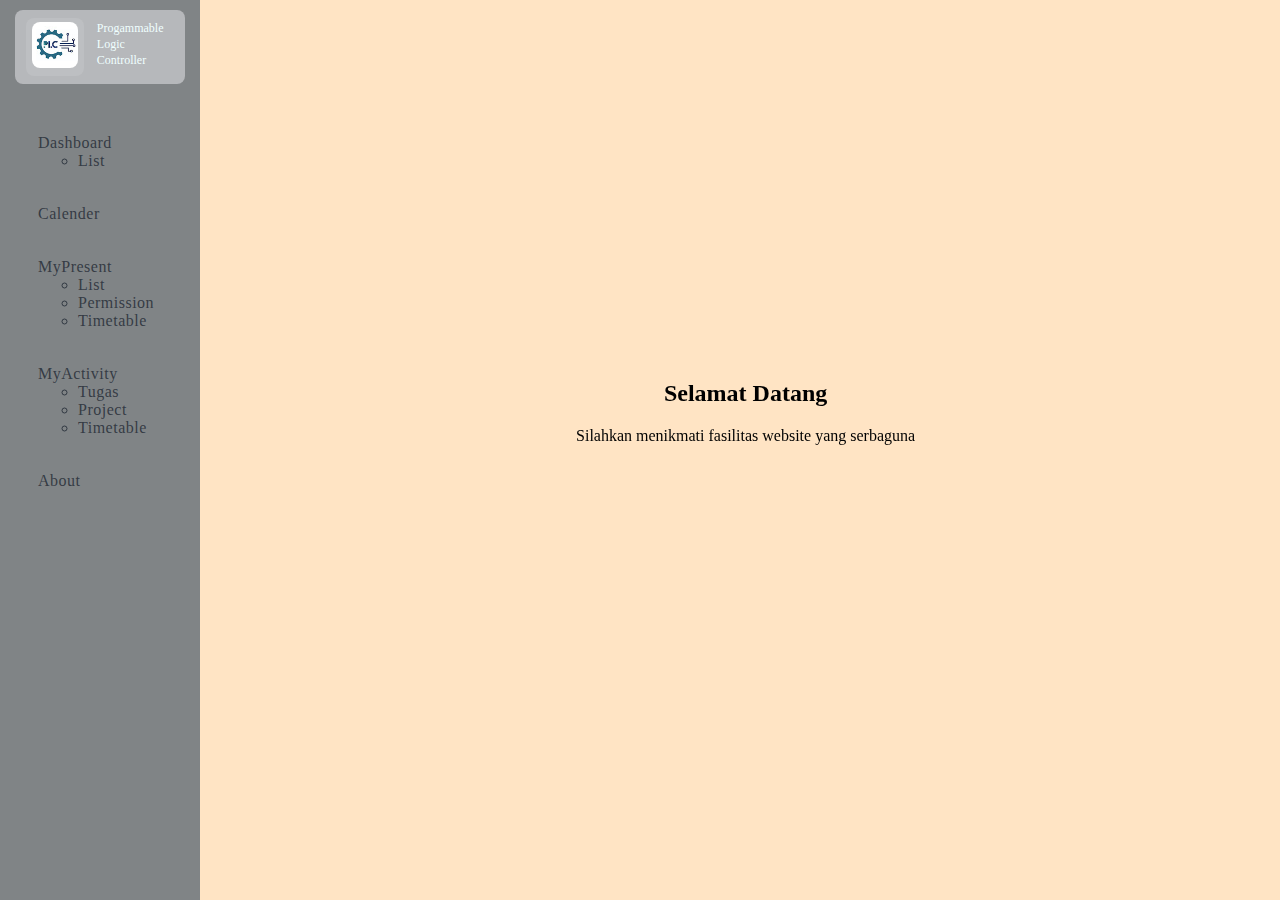
<file: try.html>
<!doctype html>
<html lang="en">
  <head>
    <!-- Required meta tags -->
    <meta charset="utf-8">
    <meta name="viewport" content="width=device-width, initial-scale=1, shrink-to-fit=no">

    <!-- Bootstrap CSS -->
    <link rel="stylesheet" href="https://cdn.jsdelivr.net/npm/bootstrap@4.6.2/dist/css/bootstrap.min.css" integrity="sha384-xOolHFLEh07PJGoPkLv1IbcEPTNtaed2xpHsD9ESMhqIYd0nLMwNLD69Npy4HI+N" crossorigin="anonymous">
    <link rel="stylesheet" href="https://cdnjs.cloudflare.com/ajax/libs/font-awesome/6.2.0/css/all.min.css" integrity="sha512-xh6O/CkQoPOWDdYTDqeRdPCVd1SpvCA9XXcUnZS2FmJNp1coAFzvtCN9BmamE+4aHK8yyUHUSCcJHgXloTyT2A==" crossorigin="anonymous" referrerpolicy="no-referrer" />
    <title>PLC</title>
    <link rel="stylesheet" href="style.css">
  </head>
  <body>
    
    <div class="page">
        
        <div class="sidebar">
          <div class="sidebar-header">
            <div class="sidebar-logo-container">
              <div class="logo-container">
                <img class="logo-sidebar" src="channels4_profile.jpg"/>
                  </div>
                    <div class="name-laboratorium">
                      <p class="laboratorium">
                        Progammable Logic Controller
                      </p>
              </div>
            </div>
          </div>
          <div class="sidebar-body">
            <ul class="navigation-list">
              <li class="navigation-list-item">
                <a class="navigation-link" href="Dashboard new.html" class="call-item">
                  <div class="row">
                    <div class="col-2">
                      <i class="fa-sharp fa-solid fa-table-columns"></i>
                    </div>
                    <div class="col-4">
                      <a href="#pagesubdas" data-toggle="collapse" class="dropdown-toggle">Dashboard</a>
                    </div>
                  </div>
                  </a>
                  <div class="navigation-menu">
                    <ul class="collapse list-unstyled" id="pagesubdas">
                    <li><a href="#" class="navigation-menu">List</a></li>
                    </ul>
                  </div>
              </li>
              <li class="navigation-list-item">
                <a class="navigation-link" href="/">
                  <div class="row">
                    <div class="col-2">
                      <i class="fa-sharp fa-solid fa-calendar-days"></i>
                    </div>
                    <div class="col-4">
                      <a href="cal style.html" class="call-item">Calender</a>
                    </div>
                  </div>
                  </a>
              </li>
              <li class="navigation-list-item">
                <a class="navigation-link" href="/">
                  <div class="row">
                    <div class="col-2">
                      <i class="fa-sharp fa-solid fa-users"></i>
                    </div>
                    <div class="col-4">
                    <a href="#pagesubmenu" data-toggle="collapse" class="dropdown-toggle">MyPresent</a>
                    </div>
                  </div>
                  </a>
                  <div class="navigation-menu">
                    <ul class="collapse list-unstyled" id="pagesubmenu">
                    <li><a href="#" class="navigation-menu">List</a></li>
                    <li><a href="PresentStyle 2.html" class="navigation-menu">Permission</a></li>
                    <li><a href="#" class="navigation-menu">Timetable</a></li>
                    </ul>
                  </div>
              </li>
              <li class="navigation-list-item">
                <a class="navigation-link" href="/">
                  <div class="row">
                    <div class="col-2">
                      <i class="fa-sharp fa-solid fa-city"></i>
                    </div>
                    <div class="col-4">
                      <a href="#homesubmenu" data-toggle="collapse" class="dropdown-toggle">MyActivity</a>
                    </div>
                  </div>
                  </a>
                  <div class="navigation-menu">
                    <ul class="collapse list-unstyled" id="homesubmenu">
                    <li><a href="UploadStyle 1.html" class="call-item">Tugas</a></li>
                    <li><a href="UploadStyle 2.html" class="navigation-menu">Project</a></li>
                    <li><a href="#" class="navigation-menu">Timetable</a></li>
                    </ul>
                  </div>
              </li>
              <li class="navigation-list-item">
                <a class="navigation-link" href="/">
                  <div class="row">
                    <div class="col-2">
                      <i class="fa-sharp fa-solid fa-eject"></i>
                    </div>
                    <div class="col-4">
                      About
                    </div>
                  </div>
                  </a>
              </li>
            </ul>
          </div>
        </div>
        <div class="content">
          <h2>Selamat Datang</h2>
          <p> Silahkan menikmati fasilitas website yang serbaguna</p>
        </div>

    </div>

    <!-- Option 1: jQuery and Bootstrap Bundle (includes Popper) -->
    <script src="https://cdn.jsdelivr.net/npm/jquery@3.5.1/dist/jquery.slim.min.js" integrity="sha384-DfXdz2htPH0lsSSs5nCTpuj/zy4C+OGpamoFVy38MVBnE+IbbVYUew+OrCXaRkfj" crossorigin="anonymous"></script>
    <script src="https://cdn.jsdelivr.net/npm/bootstrap@4.6.2/dist/js/bootstrap.bundle.min.js" integrity="sha384-Fy6S3B9q64WdZWQUiU+q4/2Lc9npb8tCaSX9FK7E8HnRr0Jz8D6OP9dO5Vg3Q9ct" crossorigin="anonymous"></script>

  </body>
</html>
</file>
<file: css/tooplate-PLC.css>
/*

Tooplate 2132 Clean Work

https://www.tooplate.com/view/2132-clean-work

*/



/*---------------------------------------
  CUSTOM PROPERTIES ( VARIABLES )             
-----------------------------------------*/
:root {
  --white-color:                  #ffffff;
  --primary-color:                #7cb8eb;
  --secondary-color:              #4f83d1;
  --section-bg-color:             #f0f8ff;
  --custom-btn-bg-color:          #4f83d1;
  --custom-btn-bg-hover-color:    #7cb8eb;
  --dark-color:                   #000000;
  --p-color:                      #717275;
  --border-color:                 #e9eaeb;
  --link-hover-color:             #4f83d1;

  --body-font-family:             'Poppins', sans-serif;

  --h1-font-size:                 52px;
  --h2-font-size:                 46px;
  --h3-font-size:                 32px;
  --h4-font-size:                 28px;
  --h5-font-size:                 24px;
  --h6-font-size:                 22px;
  --p-font-size:                  16px;
  --btn-font-size:                18px;
  --copyright-font-size:          14px;

  --border-radius-large:          100px;
  --border-radius-medium:         20px;
  --border-radius-small:          10px;

  --font-weight-normal:           400;
  --font-weight-medium:           500;
  --font-weight-bold:             700;
}

body {
  background-color: var(--white-color);
  font-family: var(--body-font-family); 
}


/*---------------------------------------
  TYPOGRAPHY               
-----------------------------------------*/

h2,
h3,
h4,
h5,
h6 {
  color: var(--dark-color);
}

h1,
h2,
h3,
h4,
h5,
h6 {
  font-weight: var(--font-weight-medium);
}

h1 {
  font-size: var(--h1-font-size);
  font-weight: var(--font-weight-bold);
}

h2 {
  font-size: var(--h2-font-size);
  font-weight: var(--font-weight-bold);
}

h3 {
  font-size: var(--h3-font-size);
}

h4 {
  font-size: var(--h4-font-size);
}

h5 {
  font-size: var(--h5-font-size);
}

h6 {
  font-size: var(--h6-font-size);
}

p {
  color: var(--p-color);
  font-size: var(--p-font-size);
  font-weight: var(--font-weight-normal);
}

ul li {
  color: var(--p-color);
  font-size: var(--p-font-size);
  font-weight: var(--font-weight-normal);
}

a, 
button {
  touch-action: manipulation;
  transition: all 0.3s;
}

a {
  display: inline-block;
  color: var(--primary-color);
  text-decoration: none;
}

a:hover {
  color: var(--link-hover-color);
}

b,
strong {
  font-weight: var(--font-weight-bold);
}

.page-404-title {
  color: var(--secondary-color);
  font-size: 10rem;
}


/*---------------------------------------
  SECTION               
-----------------------------------------*/
.section-padding {
  padding-top: 100px;
  padding-bottom: 100px;
}

.section-bg {
  background-color: var(--section-bg-color);
}

.section-overlay {
  background-color: var(--secondary-color);
  position: absolute;
  top: 0;
  left: 0;
  pointer-events: none;
  width: 100%;
  height: 100%;
  opacity: 0.6;
}

.testimonial-section .section-overlay {
  opacity: 0.85;
}

.section-overlay + .container {
  position: relative;
}


/*---------------------------------------
  ANIMATED HEADLINE               
-----------------------------------------*/
.cd-words-wrapper {
  display: inline-block;
  position: relative;
  text-align: left;
}

.cd-words-wrapper b {
  color: #e5e50f;
  display: inline-block;
  position: absolute;
  white-space: nowrap;
  left: 0;
  top: 0;
}

.cd-words-wrapper b.is-visible {
  position: relative;
}

.no-js .cd-words-wrapper b {
  opacity: 0;
}

.no-js .cd-words-wrapper b.is-visible {
  opacity: 1;
}

.cd-headline.rotate-1 .cd-words-wrapper {
  -webkit-perspective: 300px;
  -moz-perspective: 300px;
  perspective: 300px;
}

.cd-headline.rotate-1 b {
  opacity: 0;
  -webkit-transform-origin: 50% 100%;
  -moz-transform-origin: 50% 100%;
  -ms-transform-origin: 50% 100%;
  -o-transform-origin: 50% 100%;
  transform-origin: 50% 100%;
  -webkit-transform: rotateX(180deg);
  -moz-transform: rotateX(180deg);
  -ms-transform: rotateX(180deg);
  -o-transform: rotateX(180deg);
  transform: rotateX(180deg);
}

.cd-headline.rotate-1 b.is-visible {
  opacity: 1;
  -webkit-transform: rotateX(0deg);
  -moz-transform: rotateX(0deg);
  -ms-transform: rotateX(0deg);
  -o-transform: rotateX(0deg);
  transform: rotateX(0deg);
  -webkit-animation: cd-rotate-1-in 1.2s;
  -moz-animation: cd-rotate-1-in 1.2s;
  animation: cd-rotate-1-in 1.2s;
}

.cd-headline.rotate-1 b.is-hidden {
  -webkit-transform: rotateX(180deg);
  -moz-transform: rotateX(180deg);
  -ms-transform: rotateX(180deg);
  -o-transform: rotateX(180deg);
  transform: rotateX(180deg);
  -webkit-animation: cd-rotate-1-out 1.2s;
  -moz-animation: cd-rotate-1-out 1.2s;
  animation: cd-rotate-1-out 1.2s;
}

@-webkit-keyframes cd-rotate-1-in {
  0% {
    -webkit-transform: rotateX(180deg);
    opacity: 0;
  }
  35% {
    -webkit-transform: rotateX(120deg);
    opacity: 0;
  }
  65% {
    opacity: 0;
  }
  100% {
    -webkit-transform: rotateX(360deg);
    opacity: 1;
  }
}

@-moz-keyframes cd-rotate-1-in {
  0% {
    -moz-transform: rotateX(180deg);
    opacity: 0;
  }
  35% {
    -moz-transform: rotateX(120deg);
    opacity: 0;
  }
  65% {
    opacity: 0;
  }
  100% {
    -moz-transform: rotateX(360deg);
    opacity: 1;
  }
}

@keyframes cd-rotate-1-in {
  0% {
    -webkit-transform: rotateX(180deg);
    -moz-transform: rotateX(180deg);
    -ms-transform: rotateX(180deg);
    -o-transform: rotateX(180deg);
    transform: rotateX(180deg);
    opacity: 0;
  }
  35% {
    -webkit-transform: rotateX(120deg);
    -moz-transform: rotateX(120deg);
    -ms-transform: rotateX(120deg);
    -o-transform: rotateX(120deg);
    transform: rotateX(120deg);
    opacity: 0;
  }
  65% {
    opacity: 0;
  }
  100% {
    -webkit-transform: rotateX(360deg);
    -moz-transform: rotateX(360deg);
    -ms-transform: rotateX(360deg);
    -o-transform: rotateX(360deg);
    transform: rotateX(360deg);
    opacity: 1;
  }
}

@-webkit-keyframes cd-rotate-1-out {
  0% {
    -webkit-transform: rotateX(0deg);
    opacity: 1;
  }
  35% {
    -webkit-transform: rotateX(-40deg);
    opacity: 1;
  }
  65% {
    opacity: 0;
  }
  100% {
    -webkit-transform: rotateX(180deg);
    opacity: 0;
  }
}

@-moz-keyframes cd-rotate-1-out {
  0% {
    -moz-transform: rotateX(0deg);
    opacity: 1;
  }
  35% {
    -moz-transform: rotateX(-40deg);
    opacity: 1;
  }
  65% {
    opacity: 0;
  }
  100% {
    -moz-transform: rotateX(180deg);
    opacity: 0;
  }
}

@keyframes cd-rotate-1-out {
  0% {
    -webkit-transform: rotateX(0deg);
    -moz-transform: rotateX(0deg);
    -ms-transform: rotateX(0deg);
    -o-transform: rotateX(0deg);
    transform: rotateX(0deg);
    opacity: 1;
  }
  35% {
    -webkit-transform: rotateX(-40deg);
    -moz-transform: rotateX(-40deg);
    -ms-transform: rotateX(-40deg);
    -o-transform: rotateX(-40deg);
    transform: rotateX(-40deg);
    opacity: 1;
  }
  65% {
    opacity: 0;
  }
  100% {
    -webkit-transform: rotateX(180deg);
    -moz-transform: rotateX(180deg);
    -ms-transform: rotateX(180deg);
    -o-transform: rotateX(180deg);
    transform: rotateX(180deg);
    opacity: 0;
  }
}


/*---------------------------------------
  CUSTOM LINK               
-----------------------------------------*/
.link {
  cursor: pointer;
  position: relative;
  white-space: nowrap;
}

.link::before,
.link::after {
  position: absolute;
  width: 100%;
  height: 1px;
  background: currentColor;
  top: 100%;
  left: 0;
  pointer-events: none;
}

.link::before {
  content: '';
}

.link--herse::before {
  display: none;
}

.link__graphic {
  position: absolute;
  top: 0;
  left: 0;
  pointer-events: none;
  fill: none;
  stroke: var(--dark-color);
  stroke-width: 1px;
}

.link__graphic--stroke path {
  stroke-dasharray: 1;
  stroke-dashoffset: 1;
}

.link:hover .link__graphic--stroke path {
  stroke-dashoffset: 0;
}

.link__graphic--arc {
  top: 73%;
  left: -23%;
}

.link__graphic--arc path {
  transition: stroke-dashoffset 0.4s cubic-bezier(0.7, 0, 0.3, 1);
}

.link:hover .link__graphic--arc path {
  transition-timing-function: cubic-bezier(0.8, 1, 0.7, 1);
  transition-duration: 0.3s;
}

.button {
  display: inline-block;
  position: relative;
}

.button::before,
.button::after {
  position: absolute;
  top: 0;
  left: 0;
  width: 100%;
  height: 100%;
}

.button--atlas > span {
  display: inline-block;
}

.button--atlas:hover > span {
  opacity: 0;
}

.marquee {
  position: absolute;
  top: 0;
  left: 0;
  width: 100%;
  overflow: hidden;
  pointer-events: none;
}

.marquee__inner {
  width: fit-content;
  display: flex;
  position: relative;
  --offset: 1rem;
  --move-initial: calc(-25% + var(--offset));
  --move-final: calc(-50% + var(--offset));
  transform: translate3d(var(--move-initial), 0, 0);
  animation: marquee 1s linear infinite;
  animation-play-state: paused;
  opacity: 0;
}

.button--atlas:hover .marquee__inner {
  animation-play-state: running;
  opacity: 1;
  transition-duration: 0.4s;
}

.marquee span {
  text-align: center;
  white-space: nowrap;
  font-style: italic;
  padding: 15px;
}

@keyframes marquee {
  0% {
    transform: translate3d(var(--move-initial), 0, 0);
  }

  100% {
    transform: translate3d(var(--move-final), 0, 0);
  }
}

.button--pan {
  overflow: hidden;
}

.button--pan span {
  position: relative;
}

.button--pan::before {
  content: '';
  transition: transform 0.3s cubic-bezier(0.7, 0, 0.2, 1);
}

.button--pan:hover::before {
  background: transparent;
  transform: translate3d(0,-100%,0);
}


/*---------------------------------------
  CUSTOM BLOCK               
-----------------------------------------*/
.custom-block-wrap {
  position: relative;
}

.custom-block-wrap .custom-block {
  position: absolute;
  bottom: 0;
  right: 0;
}

.custom-block {
  background-color: var(--primary-color);
  border-radius: var(--border-radius-small);
  padding: 35px;
}

.custom-block .custom-icon,
.custom-block a {
  color: var(--white-color);
}


/*---------------------------------------
  CUSTOM ICON COLOR               
-----------------------------------------*/
.custom-icon {
  color: var(--secondary-color);
}

.bi-star-fill {
  color: var(--custom-btn-bg-color);
}


/*---------------------------------------
  AVATAR IMAGE - TESTIMONIAL               
-----------------------------------------*/
.avatar-image {
  border-radius: var(--border-radius-large);
  width: 60px;
  height: 60px;
  object-fit: cover;
}


/*---------------------------------------
  CUSTOM BUTTON               
-----------------------------------------*/
.custom-btn {
  background: var(--custom-btn-bg-color);
  border: 2px solid transparent;
  border-radius: var(--border-radius-large);
  color: var(--white-color);
  font-size: var(--btn-font-size);
  font-weight: var(--font-weight-normal);
  line-height: normal;
  transition: all 0.3s;
  padding: 15px 25px;
}

.navbar-expand-lg .navbar-nav .nav-link.custom-btn {
  margin-top: 8px;
  margin-right: 0;
  padding: 12px 25px;
}

.custom-btn:hover {
  background: var(--custom-btn-bg-hover-color);
  color: var(--white-color);
}

.custom-border-btn {
  background: transparent;
  border: 2px solid var(--custom-btn-bg-color);
  color: var(--custom-btn-bg-color);
}

.navbar-expand-lg .navbar-nav .nav-link.custom-btn:hover,
.custom-border-btn:hover {
  background: var(--custom-btn-bg-hover-color);
  border-color: transparent;
  color: var(--white-color);
}

.custom-btn-bg-white {
  border-color: var(--white-color);
  color: var(--white-color);
}


/*---------------------------------------
  NAVIGATION              
-----------------------------------------*/
.navbar {
  background: transparent;
  position: absolute;
  top: 49px;
  right: 0;
  left: 0;
  z-index: 9;
  padding-top: 20px;
  padding-bottom: 20px;
}

.navbar-brand,
.navbar-brand:hover {
  color: var(--white-color);
  font-size: var(--h6-font-size);
  font-weight: var(--font-weight-light);
}

.logo {
  background-color: var(--white-color);
  border-radius: var(--border-radius-large);
  width: 80px;
  height: 80px;
  padding: 2px;
}

.navbar-expand-lg .navbar-nav .nav-link {
  margin: 20px;
  padding: 0;
}

.navbar-nav .nav-link {
  display: inline-block;
  color: var(--white-color);
  font-size: var(--p-font-size);
  font-weight: var(--font-weight-medium);
  position: relative;
  padding-top: 15px;
  padding-bottom: 15px;
}

.navbar-nav .nav-link.active, 
.navbar-nav .nav-link:hover {
  background: transparent;
  color: var(--primary-color);
}

.dropdown-menu {
  background: var(--white-color);
  box-shadow: 0 1rem 3rem rgba(0,0,0,.175);
  border: 0;
  display: inherit;
  opacity: 0;
  min-width: 9rem;
  margin-top: 20px;
  padding: 13px 0 10px 0;
  transition: all 0.3s;
  pointer-events: none;
}

.dropdown-menu::before {
  content: "";
  width: 0;
  height: 0;
  border-left: 20px solid transparent;
  border-right: 20px solid transparent;
  border-bottom: 15px solid var(--white-color);
  position: absolute;
  top: -10px;
  left: 10px;
}

.dropdown-item {
  display: inline-block;
  color: var(--p-bg-color);
  font-size: var(--menu-font-size);
  font-weight: var(--font-weight-medium);
  position: relative;
  padding-top: 0;
  padding-bottom: 7px;
}

.dropdown-item.active, 
.dropdown-item:active,
.dropdown-item:focus, 
.dropdown-item:hover {
  background: transparent;
  color: var(--primary-color);
}

.dropdown-toggle::after {
  content: "\f282";
  display: inline-block;
  font-family: bootstrap-icons !important;
  font-size: var(--copyright-font-size);
  font-style: normal;
  font-weight: normal !important;
  font-variant: normal;
  text-transform: none;
  line-height: 1;
  vertical-align: -.125em;
  -webkit-font-smoothing: antialiased;
  -moz-osx-font-smoothing: grayscale;
  position: relative;
  left: 2px;
  border: 0;
}

@media screen and (min-width: 992px) {
  .dropdown:hover .dropdown-menu {
    opacity: 1;
    margin-top: 0;
    pointer-events: auto;
  }
}

.navbar-toggler {
  border: 0;
  padding: 0;
  cursor: pointer;
  margin: 0;
  width: 30px;
  height: 35px;
  outline: none;
}

.navbar-toggler:focus {
  outline: none;
  box-shadow: none;
}

.navbar-toggler[aria-expanded="true"] .navbar-toggler-icon {
  background: transparent;
}

.navbar-toggler[aria-expanded="true"] .navbar-toggler-icon:before,
.navbar-toggler[aria-expanded="true"] .navbar-toggler-icon:after {
  transition: top 300ms 50ms ease, -webkit-transform 300ms 350ms ease;
  transition: top 300ms 50ms ease, transform 300ms 350ms ease;
  transition: top 300ms 50ms ease, transform 300ms 350ms ease, -webkit-transform 300ms 350ms ease;
  top: 0;
}

.navbar-toggler[aria-expanded="true"] .navbar-toggler-icon:before {
  transform: rotate(45deg);
}

.navbar-toggler[aria-expanded="true"] .navbar-toggler-icon:after {
  transform: rotate(-45deg);
}

.navbar-toggler .navbar-toggler-icon {
  background: var(--dark-color);
  transition: background 10ms 300ms ease;
  display: block;
  width: 30px;
  height: 2px;
  position: relative;
}

.navbar-toggler .navbar-toggler-icon:before,
.navbar-toggler .navbar-toggler-icon:after {
  transition: top 300ms 350ms ease, -webkit-transform 300ms 50ms ease;
  transition: top 300ms 350ms ease, transform 300ms 50ms ease;
  transition: top 300ms 350ms ease, transform 300ms 50ms ease, -webkit-transform 300ms 50ms ease;
  position: absolute;
  right: 0;
  left: 0;
  background: var(--dark-color);
  width: 30px;
  height: 2px;
  content: '';
}

.navbar-toggler .navbar-toggler-icon::before {
  top: -8px;
}

.navbar-toggler .navbar-toggler-icon::after {
  top: 8px;
}


/*---------------------------------------
  SITE HEADER              
-----------------------------------------*/
.site-header {
  background: var(--primary-color);
  position: relative;
  z-index: 22;
  padding-top: 15px;
  padding-bottom: 15px;
}

.site-header p,
.site-header p a,
.site-header .social-icon-link {
  color: var(--white-color);
  font-size: var(--copyright-font-size);
}

.site-header .social-icon {
  text-align: right;
}

.site-header .social-icon-link {
  background: transparent;
  width: inherit;
  height: inherit;
  line-height: inherit;
  margin-right: 15px;
}

.site-header-icon {
  display: inline-block;
}


/*---------------------------------------
  HERO        
-----------------------------------------*/
.hero-section {
  position: relative;
  overflow: hidden;
  padding-top: 100px;
  padding-bottom: 100px;
  min-height: 680px;
}

.hero-section .container {
  position: relative;
  z-index: 2;
}

.hero-section svg {
  position: absolute;
  bottom: -50px;
  right: 0;
  left: 0;
  pointer-events: none;
}

@media screen and (min-width: 991px) {
  .hero-section-full-height {
    height: 85vh;
  }
}


/*---------------------------------------
  INTRO        
-----------------------------------------*/
.intro-section {
  padding-top: 50px;
}


/*---------------------------------------
  BANNER        
-----------------------------------------*/
.banner-section {
  background-image: url('../images/high-angle-woman-cleaning-floors.jpg');
  background-repeat: no-repeat;
  background-position: center;
  background-size: cover;
  position: relative;
  overflow: hidden;
  min-height: 340px;
  padding-top: 100px;
  padding-bottom: 50px;
}

.banner-section .breadcrumb {
  margin-bottom: 0;
}

.breadcrumb-item+.breadcrumb-item::before,
.breadcrumb-item.active {
  color: var(--white-color);
}


/*---------------------------------------
  COUNTDOWN              
-----------------------------------------*/
.countdown-section {
  position: relative;
}

.countdown-section-title {
  position: absolute;
  top: 0;
  right: 0;
  bottom: 0;
}

.countdown {
  text-align: center;
  padding-left: 0;
}

.countdown-item {
  list-style: none;
  flex: 0 0 13%;
  margin: 15px;
}

.countdown-text {
  background: var(--section-bg-color);
  border-radius: 6px;
  color: var(--secondary-color);
  font-size: var(--p-font-size);
  position: relative;
  padding: 4px 8px;
}

.countdown-text::before {
  content: "";
  display: block;
  margin: auto;
  width: 0;
  height: 0;
  border-bottom: 5px solid var(--section-bg-color);
  border-right: 5px solid transparent;
  border-left: 5px solid transparent;
  position: absolute;
  top: -5px;
  right: 0;
  left: 0;
}


/*---------------------------------------
  FEATURED              
-----------------------------------------*/
.featured-image {
  border-radius: var(--border-radius-medium);
}

.featured-block {
  padding: 20px;
}


/*---------------------------------------
  ABOUT              
-----------------------------------------*/
.about-image,
.gallery-image {
  border-radius: var(--border-radius-medium);
}

.team-info {
  background: var(--white-color);
  border-radius: var(--border-radius-medium);
  position: relative;
  padding: 30px;
}

.team-info p {
  margin-bottom: 0;
}

.team-info::before {
  content: "";
  display: block;
  margin: auto;
  width: 0;
  height: 0;
  border-right: 20px solid var(--white-color);
  border-top: 20px solid transparent;
  border-bottom: 20px solid transparent;
  position: absolute;
  left: -20px;
  top: 0;
  bottom: 0;
}

.gallery-image {
  transition: all 0.3s;
}

.gallery-image:hover {
  transform: scale(1.02);
}


/*---------------------------------------
  SERVICES              
-----------------------------------------*/
.services-thumb {
  background-color: var(--white-color);
  border-radius: var(--border-radius-small);
  position: relative;
  overflow: hidden;
  margin-bottom: 24px;
  padding: 30px;
}

.services-thumb.section-bg {
  background: var(--section-bg-color);
}

.services-detail-section .services-image {
  aspect-ratio: 0;
}

.services-image-wrap {
  border-radius: var(--border-radius-small);
  position: relative;
  overflow: hidden;
}

.services-image-wrap:hover .services-image-hover {
  opacity: 1;
}

.services-title-link {
  display: block;
}

.services-image,
.team-image {
  border-radius: var(--border-radius-small);
  display: block;
  aspect-ratio: 1;
  object-fit: cover;
  transition: all 0.5s;
}

.services-image-hover {
  position: absolute;
  top: 0;
  right: 0;
  bottom: 0;
  left: 0;
  opacity: 0;
}

.services-icon-wrap {
  background: var(--secondary-color);
  color: var(--white-color);
  font-size: var(--h3-font-size);
  position: absolute;
  bottom: 0;
  right: 0;
  left: 0;
  transition: opacity 0.5s;
  padding: 8px 12px;
}

.services-icon-wrap .button--skoll {
  width: 100%;
  height: 100%;
}


/*---------------------------------------
  TESTIMONIAL              
-----------------------------------------*/
.testimonial-section {
  background-image: url('../images/coffe-shop-with-wooden-walls-unfocused.jpg');
  background-repeat: no-repeat;
  background-position: center;
  background-size: cover;
  position: relative;
}

.testimonial-section .featured-block {
  background-color: var(--primary-color);
  border-radius: var(--border-radius-medium);
  margin-bottom: 24px;
  padding: 30px;
}

.testimonial-section .featured-block h4,
.testimonial-section .featured-block p {
  color: var(--white-color);
}



/*---------------------------------------
  PARTNERS              
-----------------------------------------*/
.partners-section {
  text-align: center;
  padding-top: 25px;
  padding-bottom: 50px;
}

.partners-section-title {
  border-radius: var(--border-radius-large);
  display: inline-block;
  position: relative;
  bottom: 50px;
  margin-bottom: -50px;
  padding: 10px 20px;
}

.partners-image {
  display: block;
  width: 150px;
  margin: auto;
  transition: all 0.3s;
}

.partners-image:hover {
  transform: scale(1.05);
}


/*---------------------------------------
  COUNTER NUMBERS              
-----------------------------------------*/
.counter-thumb {
  margin: 20px;
  margin-top: 0;
}

.counter-number {
  color: var(--secondary-color);
  display: block;
}

.counter-number,
.counter-number-text {
  color: var(--secondary-color);
  font-size: var(--h1-font-size);
  font-weight: var(--font-weight-bold);
  line-height: normal;
}


/*---------------------------------------
  CONTACT               
-----------------------------------------*/
.contact-section {
  background: var(--white-color);
}

.contact-form {
  background: var(--section-bg-color);
  border-radius: var(--border-radius-small);
  padding: 40px;
}

.contact-info {
  background: var(--white-color);
  border-radius: var(--border-radius-medium);
  display: inline-block;
  margin-top: 20px;
  padding: 40px;
}

.team-info a,
.contact-info h5,
.contact-info h5 a {
  color: var(--p-color);
}

.team-info a:hover,
.contact-info h5 a:hover {
  color: var(--link-hover-color);
}


/*---------------------------------------
  CUSTOM FORM               
-----------------------------------------*/
.custom-form .form-control,
.input-group-file {
  color: var(--p-color);
  margin-bottom: 24px;
  padding-top: 13px;
  padding-bottom: 13px;
  outline: none;
}

.custom-form .form-control:hover,
.custom-form .form-control:focus {
  border-color: var(--secondary-color);
}

.custom-form label {
  margin-bottom: 10px;
}

.custom-form .form-check-group {
  margin-bottom: 20px;
}

.donate-form .form-check-group-donation-frequency {
  padding-right: 0;
}

.form-check-group-donation-frequency + .form-check-group-donation-frequency {
  padding-right: 12px;
  padding-left: 0;
}

.form-check-group-donation-frequency .form-check-label {
  font-weight: var(--font-weight-medium);
}

#DonationFrequencyOne {
  border-top-right-radius: 0;
  border-bottom-right-radius: 0;
}

#DonationFrequencyMonthly {
  border-top-left-radius: 0;
  border-bottom-left-radius: 0;
}

.custom-form .form-check-radio {
  position: relative;
  height: 100%;
  padding-left: 0;
}

.custom-form .input-group-text {
  background: var(--secondary-color);
  border: 0;
  color: var(--white-color);
}

.custom-form .form-check-radio .form-check-label {
  position: absolute;
  top: 50%;
  left: 50%;
  transform: translate(-50%, -50%);
  text-align: center;
}

.form-check-radio .form-check-input[type=radio] {
  background-color: var(--section-bg-color);
  border-radius: .25rem;
  border: 0;
  box-shadow: none;
  outline: none;
  width: 100%;
  margin-top: 0;
  margin-left: 0;
  padding: 25px 50px;
  transition: all 0.3s;
}

.form-check-radio .form-check-input:checked[type=radio] {
  background-image: none;
}

.form-check-radio .form-check-input:checked[type=radio] + .form-check-label,
.form-check-radio .form-check-input:hover + .form-check-label,
.form-check-radio .form-check-input:checked + .form-check-label {
  color: var(--white-color);
}

.form-check-radio .form-check-input:hover,
.form-check-radio .form-check-input:checked {
  background-color: var(--secondary-color);
  border-color: var(--white-color);
}

.input-group-file {
  border-radius: .25rem;
  padding: 13px .75rem;
}

.input-group-file input[type=file] {
  width: 0.1px;
  height: 0.1px;
  opacity: 0;
  overflow: hidden;
  position: absolute;
  z-index: -1;
  padding: 0;
}

.input-group-file .input-group-text {
  background: transparent;
  color: inherit;
  margin-bottom: 0;
  padding: 0;
}

.custom-form button[type="submit"] {
  background: var(--custom-btn-bg-color);
  border: none;
  border-radius: var(--border-radius-large);
  color: var(--white-color);
  font-size: var(--p-font-size);
  font-weight: var(--font-weight-medium);
  transition: all 0.3s;
  margin-bottom: 0;
}

.custom-form button[type="submit"]:hover,
.custom-form button[type="submit"]:focus {
  background: var(--custom-btn-bg-hover-color);
  border-color: transparent;
}

.consulting-form {
  background: var(--white-color);
  border-radius: var(--border-radius-medium);
  position: relative;
  overflow: hidden;
  padding: 45px;
}

.consulting-form-header .form-icon {
  font-size: var(--h2-font-size);
  color: var(--white-color);
}


/*---------------------------------------
  SITE FOOTER              
-----------------------------------------*/
.site-footer {
  background-color: var(--primary-color);
  padding-top: 50px;
}

.site-footer-bottom {
  border-top: 1px solid #7fbcf0;
  position: relative;
  z-index: 2;
  margin-top: 50px;
  padding-top: 25px;
  padding-bottom: 25px;
}

.site-footer .logo {
  background-color: var(--white-color);
  border-radius: var(--border-radius-large);
  width: 80px;
  height: 80px;
  object-fit: cover;
  padding: 2px;
}

.site-footer-title,
.site-footer-link {
  color: var(--white-color);
}

.copyright-text {
  color: var(--section-bg-color);
  font-size: var(--copyright-font-size);
  margin-right: 30px;
}

.site-footer .custom-btn {
  font-size: var(--copyright-font-size);
}

.site-footer .custom-btn:hover {
  background: var(--primary-color);
}

.site-footer-bottom a {
	color: var(--white-color);
}

.site-footer-bottom a:hover {
	color: var(--link-hover-color);
}


/*---------------------------------------
  FOOTER MENU               
-----------------------------------------*/
.footer-menu {
  column-count: 2;
  margin: 0;
  padding: 0;
}

.footer-menu-item {
  list-style: none;
  display: block;
}

.footer-menu-link {
  font-size: var(--p-font-size);
  color: var(--white-color);
  display: inline-block;
  vertical-align: middle;
  margin-right: 20px;
  margin-bottom: 5px;
}


/*---------------------------------------
  SOCIAL ICON               
-----------------------------------------*/
.social-icon {
  margin: 0;
  padding: 0;
}

.social-icon-item {
  list-style: none;
  display: inline-block;
  vertical-align: top;
}

.social-icon-link {
  background: #7fbcf0;
  border-radius: var(--border-radius-large);
  color: var(--white-color);
  font-size: var(--copyright-font-size);
  display: block;
  margin-right: 10px;
  text-align: center;
  width: 35px;
  height: 35px;
  line-height: 36px;
}

.social-icon-link:hover {
  background: var(--primary-color);
  color: var(--white-color);
}

.button--skoll {
  overflow: hidden;
  border-radius: 50%;
  color: var(--white-color);
  width: 35px;
  height: 35px;
}

.button--skoll span {
  display: block;
  position: relative;
}

.button--skoll > span {
  overflow: hidden;
}

.button--skoll:hover > span > span {
  animation: MoveUpInitial 0.2s forwards, MoveUpEnd 0.2s forwards 0.2s;
}

.button--skoll::before {
  content: '';
  background: var(--custom-btn-bg-color);
  width: 100%;
  height: 0;
  padding-bottom: 100%;
  border-radius: 50%;
  transform: translate3d(0,0,0);
  transition: transform 0.3s;
  transition-timing-function: cubic-bezier(0.7, 0, 0.2, 1);
}

.button--skoll:hover::before {
  transform: translate3d(0,100%,0);
}


/*---------------------------------------
  RESPONSIVE STYLES               
-----------------------------------------*/
@media screen and (min-width: 1600px) {
  .intro-section {
    padding-top: 0;
  }
}

@media screen and (max-width: 991px) {
  h1 {
    font-size: 42px;
  }

  h2 {
    font-size: 36px;
  }

  h3 {
    font-size: 32px;
  }

  h4 {
    font-size: 28px;
  }

  h5 {
    font-size: 20px;
  }

  h6 {
    font-size: 18px;
  }

  .section-padding {
    padding-top: 50px;
    padding-bottom: 50px;
  }

  .team-section {
    padding-bottom: 80px;
  }

  .navbar {
    background-color: var(--white-color);
    padding-top: 5px;
    padding-bottom: 5px;
  }

  .navbar-brand,
  .navbar-brand:hover {
    color: var(--primary-color);
  }

  .navbar-nav .nav-link {
    color: var(--p-color);
  }

  .navbar-expand-lg .navbar-nav {
    padding-bottom: 30px;
  }

  .navbar-expand-lg .navbar-nav .nav-link {
    margin: 8px 20px;
  }

  .navbar-expand-lg .navbar-nav .nav-link.custom-btn {
    background-color: var(--custom-btn-bg-color);
    color: var(--white-color);
    margin-left: 0;
  }

  .navbar-nav .dropdown-menu {
    position: relative;
    left: 20px;
    opacity: 1;
    pointer-events: auto;
    max-width: 100px;
    margin-top: 10px;
    margin-bottom: 15px;
  }

  .custom-block-wrap .custom-block {
    right: 12px;
  }

  .site-footer {
    padding-top: 50px;
  }

  .copyright-text-wrap {
    justify-content: center;
  }

  .site-footer-bottom {
    text-align: center;
    margin-top: 50px;
  }

  .site-footer-bottom .footer-menu {
    margin-top: 10px;
    margin-bottom: 10px;
  }
}

@media screen and (max-width: 767px) {

  .custom-btn {
    font-size: 14px;
    padding: 10px 20px;
  }

  .hero-section svg {
    bottom: 0;
  }

  .team-info::before {
    border-top: 0;
    border-bottom: 20px solid var(--white-color);
    border-left: 20px solid transparent;
    border-right: 20px solid transparent;
    top: -20px;
    bottom: auto;
    right: 0;
    left: 0;
  }
}

@media screen and (max-width: 480px) {
  h1 {
    font-size: 40px;
  }

  h2 {
    font-size: 28px;
  }

  h3 {
    font-size: 26px;
  }

  h4 {
    font-size: 22px;
  }

  h5 {
    font-size: 20px;
  }
}
</file>
<file: navbarstyle - Copy - Copy.css>
body {
    margin: 0;
    font-family: Arial, Helvetica, sans-serif;
  }
  
  .topnav {
    overflow: hidden;
    background-color: #333;
  }
  
  .topnav a {
    float: right;
    color: #f2f2f2;
    text-align: center;
    padding: 16px 16px;
    text-decoration: none;
    font-size: 17px;
  }
  
  .topnav a:hover {
    background-color: #ddd;
    color: black;
  }
  
  .topnav a.active {
    background-color:rgb(236, 236, 240, 0.5);
    color: white;
  }

  body{
    background-color:bisque;
  }
  
  .wrapper{
    width: 100%;
    height: 100%;
  }
  
  .page .sidebar {
    height: 100vh;
    width: 200px;
    background-color:rgb(128, 132, 134);
    top: 0;
    left: 0;
    position: fixed;
  }
  
  .page .content{
    margin-left: 200px;
  }
  
  .sidebar-header {
    padding: 10px 15px;
  }
  
  .sidebar-logo-container{
    background-color:rgb(236, 236, 240, 0.5);
    border-radius: 8px;
    display: flex;
    padding-left: 3px;
  }
  
  .logo-container{
    max-width: 50px;
    background-color: rgb(255, 255, 255, 0.1);
    border-radius: 8px;
    margin: 8px;
    padding: 4px 6px;
  }
  
  .logo-sidebar{
    width: 100%;
    height: auto;
    border-radius: 8px;
  }
  
  .name-laboratorium{
    padding: 0px;
    margin: 10px 10px 0px 5px;
  }
  
  .laboratorium{
    color: azure;
    margin: 0px;
    line-height: 1rem;
    font-size: 12px;
  }
  
  .navigation-list {
    list-style-type:none;
    padding: 0px 20px;
    margin-top: 30px;
  }
  
  .navigation-list-item{
    padding: 10px 18px 10px 18px;
    border-radius: 8px;
    margin: 15px 0px;
  }
  
  .navigation-list-item:hover {
    background: rgb(0, 0, 0, 0.1);
    box-shadow: 0 0 0.4em rgb(255, 255, 255, 0.1);
    cursor: pointer;
  }
  
  .navigation-list-item:active {
    background: rgb(0, 0, 0, 0.1);
    box-shadow: 0 0 0.4em rgb(255, 255, 255, 0.1);
  }
  
  .navigation-link{
    color: rgb(31, 40, 51, 0.8);
    letter-spacing: 0.5px;
    font-weight: 400;
    font-size: 16px;
    text-decoration:none ;
  }
  
  .navigation-list-item:hover .navigation-link {
    color: rgb(255, 255, 255, 0.7);
  }
  
  .navigation-list-item.active .navigation-link {
    color: rgb(31, 40, 51, 0.8);
    font-weight: 400;
  }
  
  .navigation-link i {
    font-size: 18px;
  }
  
  .call-item {
    color: rgb(31, 40, 51, 0.8);
    letter-spacing: 0.5px;
    font-weight: 400;
    font-size: 16px;
    text-decoration:none ;
  }
  
  .dropdown-toggle {
    color: rgb(31, 40, 51, 0.8);
    letter-spacing: 0.5px;
    font-weight: 400;
    font-size: 16px;
    text-decoration:none ;
  }
  
  .navigation-menu {
    color: rgb(31, 40, 51, 0.8);
    letter-spacing: 0.5px;
    font-weight: 400;
    font-size: 16px;
    text-decoration:none ;
  }
</file>
<file: style.css>
body{
    background-color:bisque;
}

.page .sidebar {
    height: 100vh;
    width: 200px;
    background-color:rgb(128, 132, 134);
    top: 0;
    left: 0;
    position: fixed;
}

.page .content{
    margin-left: 200px;
    margin-bottom: 300px;
}

.sidebar-header {
    padding: 10px 15px;

}

.sidebar-logo-container{
    background-color:rgb(236, 236, 240, 0.5);
    border-radius: 8px;
    display: flex;
    padding-left: 3px;
}

.logo-container{
    max-width: 50px;
    background-color: rgb(255, 255, 255, 0.1);
    border-radius: 8px;
    margin: 8px;
    padding: 4px 6px;
}

.logo-sidebar{
    width: 100%;
    height: auto;
    border-radius: 8px;
}

.name-laboratorium{
    padding: 0px;
    margin: 10px 10px 0px 5px;
}

.laboratorium{
    color: azure;
    margin: 0px;
    line-height: 1rem;
    font-size: 12px;
}

.navigation-list {
    list-style-type:none;
    padding: 0px 20px;
    margin-top: 30px;
}

.navigation-list-item{
    padding: 10px 18px 10px 18px;
    border-radius: 8px;
    margin: 15px 0px;
}

.navigation-list-item:hover {
    background: rgb(0, 0, 0, 0.1);
    box-shadow: 0 0 0.4em rgb(255, 255, 255, 0.1);
    cursor: pointer;
  }

.navigation-list-item:active {
    background: rgb(0, 0, 0, 0.1);
    box-shadow: 0 0 0.4em rgb(255, 255, 255, 0.1);
  }

.navigation-link{
    color: rgb(31, 40, 51, 0.8);
    letter-spacing: 0.5px;
    font-weight: 400;
    font-size: 16px;
    text-decoration:none ;
}

.navigation-list-item:hover .navigation-link {
    color: rgb(255, 255, 255, 0.7);
}

.navigation-list-item.active .navigation-link {
    color: rgb(31, 40, 51, 0.8);
    font-weight: 400;
}

.navigation-link i {
    font-size: 18px;
}

.call-item {
    color: rgb(31, 40, 51, 0.8);
    letter-spacing: 0.5px;
    font-weight: 400;
    font-size: 16px;
    text-decoration:none ;
}

.dropdown-toggle {
    color: rgb(31, 40, 51, 0.8);
    letter-spacing: 0.5px;
    font-weight: 400;
    font-size: 16px;
    text-decoration:none ;
}

.navigation-menu {
    color: rgb(31, 40, 51, 0.8);
    letter-spacing: 0.5px;
    font-weight: 400;
    font-size: 16px;
    text-decoration:none ;
}

.content{
    top: 40%;
    width: 100%;
    text-align: center;
    color: black;
    position: absolute;
    transform: translate(-8%);
}
</file>
